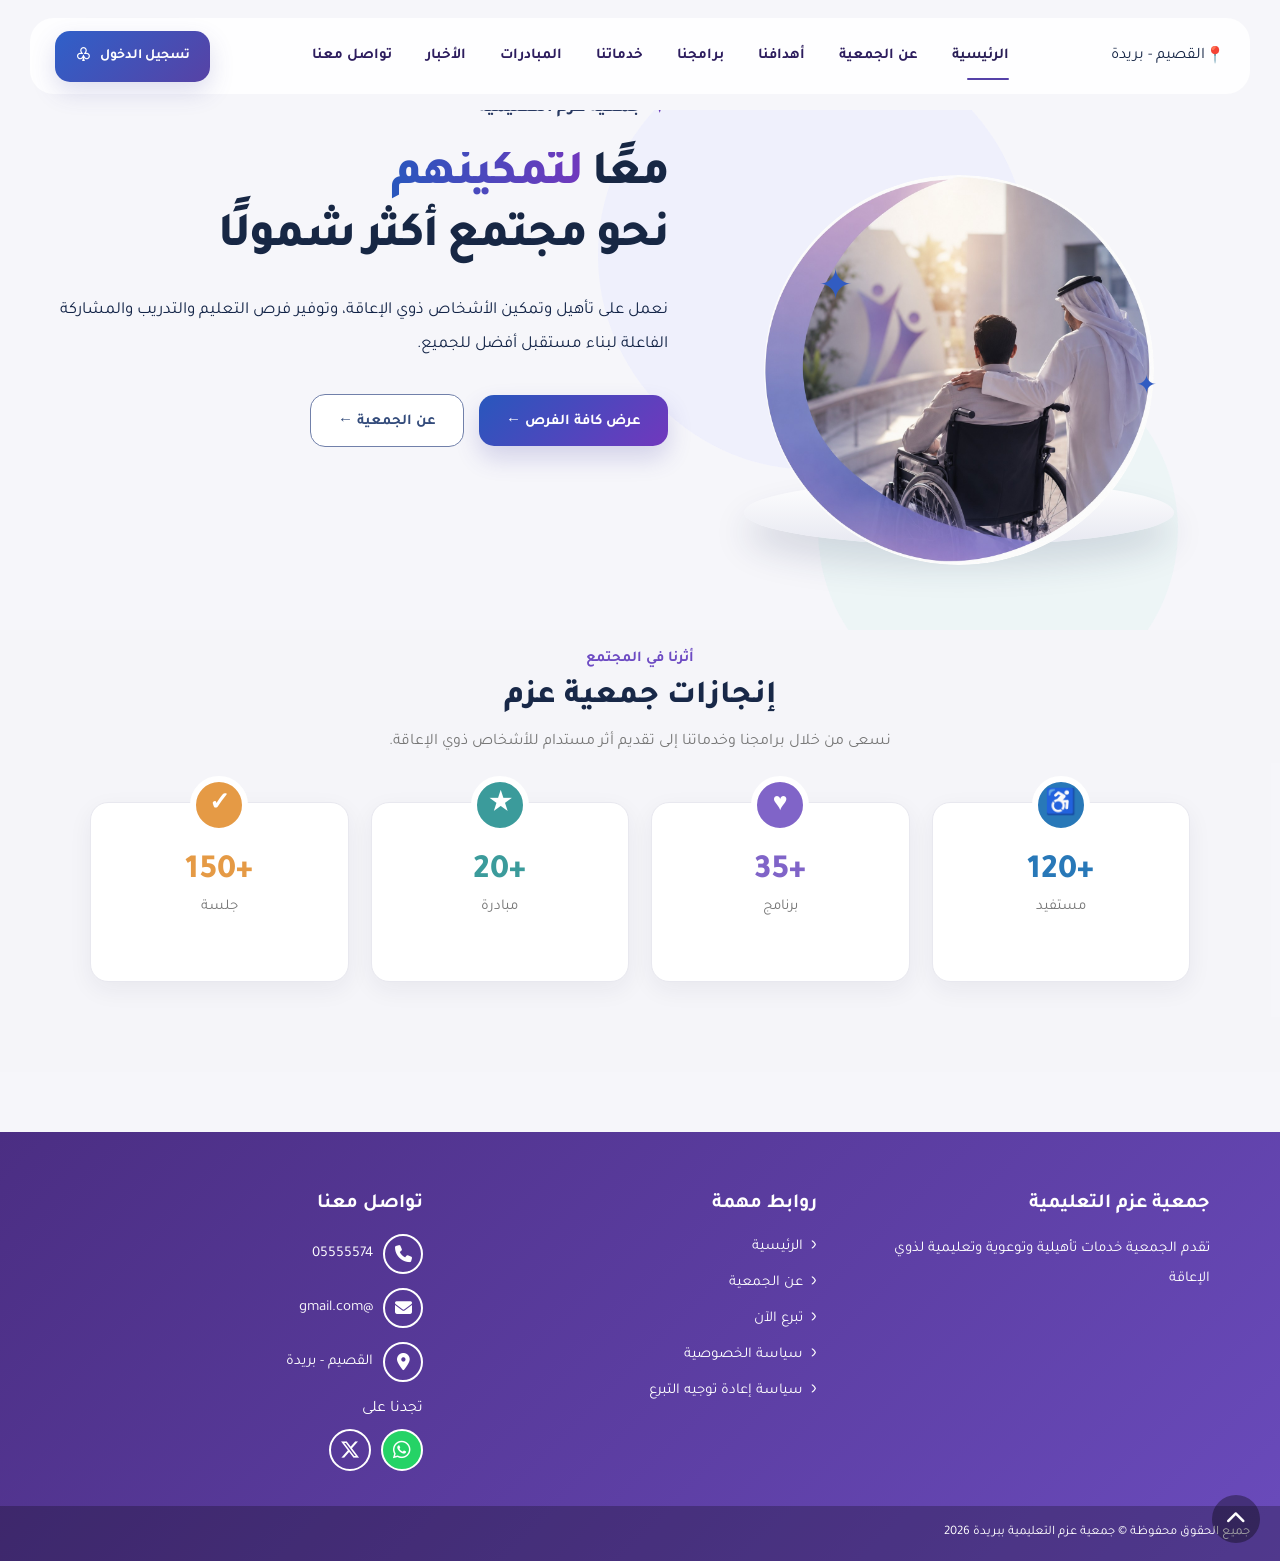
<file: index.html>
<!DOCTYPE html>
<html lang="ar" dir="rtl">

<head>

    <link rel="stylesheet"
      href="https://cdnjs.cloudflare.com/ajax/libs/font-awesome/6.5.0/css/all.min.css">

    <meta charset="UTF-8">

    <meta name="viewport" content="width=device-width, initial-scale=1.0">

    <title>جمعية عزم</title>

    <link rel="preconnect" href="https://fonts.googleapis.com">

    <link rel="preconnect" href="https://fonts.gstatic.com" crossorigin>

    <link href="https://fonts.googleapis.com/css2?family=Cairo:wght@400;500;600;700;800&display=swap" rel="stylesheet">

    <link rel="stylesheet" href="style.css">

</head>


<body>


    <!-- =========================
         الهيدر
    ========================== -->
<header class="navbar">
    
    <div class="nav-container">

 
    <!-- القائمة -->
    <span>📍</span>

        <span>القصيم - بريدة</span>
    <nav class="nav-links">
    <a href="index.html" class="active">

    
        الرئيسية
<a href="about.html"> عن الجمعية

</a>
    <a href="goals.html">
        أهدافنا
    </a>

    <a href="programs.html">
        برامجنا
    </a>

    <a href="services.html">
        خدماتنا
    </a>

    <a href="initiatives.html">
        المبادرات
    </a>

    <a href="news.html">
        الأخبار
    </a>

    <a href="contact.html">
        تواصل معنا
    </a>

</nav>

            <!-- زر التطوع -->
<a href="volunteer.html" class="volunteer-btn">


                <span>
                    تسجيل الدخول
                </span>

                <span class="btn-icon">
                    ♧
                </span>

            </a>


            <!-- الشعار -->



        </div>

    </header>
<!-- =========================
     الواجهة الرئيسية
========================= -->

<section class="hero">
  
    <!-- الجانب البصري -->
    <div class="hero-visual">

        <div class="hero-image">
    <img src="images/hero-circle.jpg" alt="دعم وتمكين الأشخاص ذوي الإعاقة">
</div>


        <div class="hero-circle circle-one"></div>
        <div class="hero-circle circle-two"></div>

        <div class="arch arch-blue"></div>
        <div class="arch arch-purple"></div>

        <div class="hero-platform"></div>

        <div class="hero-star star-one">✦</div>
        <div class="hero-star star-two">✦</div>

    </div>
    <div class = "hero-content">
        <div class="organization-name">
        <span>✦</span>
        جمعية عزم التعليمية
    </div>

    <h1>
        معًا <span>لتمكينهم</span>
        <br>
        نحو مجتمع أكثر شمولًا
    </h1>

    <p>
        نعمل على تأهيل وتمكين الأشخاص ذوي الإعاقة،
        وتوفير فرص التعليم والتدريب والمشاركة الفاعلة لبناء مستقبل أفضل للجميع.
    </p>

    <div class="hero-buttons">
        <a href="programs.html" class="primary-btn">
عرض كافة الفرص ←
        </a>

        <a href="about.html" class="secondary-btn">
            عن الجمعية ←
        </a>
    </div>

</div>
    
    </section>

    <section class="stats-section">

    <div class="stats-title">
        <span>أثرنا في المجتمع</span>
        <h2>إنجازات جمعية عزم</h2>
        <p>نسعى من خلال برامجنا وخدماتنا إلى تقديم أثر مستدام للأشخاص ذوي الإعاقة.</p>
    </div>

    <div class="stats-container">

        <div class="stat-card stat-blue">
            <div class="stat-icon">♿</div>
            <div class="stat-number">+120</div>
            <div class="stat-label">مستفيد</div>
        </div>

        <div class="stat-card stat-purple">
            <div class="stat-icon">♥</div>
            <div class="stat-number">+35</div>
            <div class="stat-label">برنامج</div>
        </div>

        <div class="stat-card stat-teal">
            <div class="stat-icon">★</div>
            <div class="stat-number">+20</div>
            <div class="stat-label">مبادرة</div>
        </div>

        <div class="stat-card stat-orange">
            <div class="stat-icon">✓</div>
            <div class="stat-number">+150</div>
            <div class="stat-label">جلسة</div>
        </div>

    </div>

</section>

<script src="script.js"></script>

<!-- Footer -->
<footer class="site-footer">

    <div class="footer-container">

        <!-- معلومات الجمعية -->
        <div class="footer-col footer-about">
            <h3>جمعية عزم التعليمية </h3>
            <p>
               
             تقدم الجمعية خدمات تأهيلية وتوعوية وتعليمية
             لذوي الإعاقة
            </p>
        </div>

        <!-- روابط مهمة -->
        <div class="footer-col footer-links">
            <h3>روابط مهمة</h3>

            <ul>
                <li><a href="index.html">الرئيسية</a></li>
                <li><a href="about.html">عن الجمعية</a></li>
                <li><a href="#">تبرع الآن</a></li>
                <li><a href="#">سياسة الخصوصية</a></li>
                <li><a href="#">سياسة إعادة توجيه التبرع</a></li>
            </ul>
        </div>

        <!-- تواصل معنا -->
        <div class="footer-col footer-contact">
            <h3>تواصل معنا</h3>

            <div class="contact-item">
                <i class="fa-solid fa-phone"></i>
                <span>05555574</span>
            </div>

            <div class="contact-item">
                <i class="fa-solid fa-envelope"></i>
                <span><azm-azm></azm-azm>@gmail.com</span>
            </div>

            <div class="contact-item">
                <i class="fa-solid fa-location-dot"></i>
                <span>القصيم - بريدة   </span>
            </div>

            <div class="social-icons">
                <span>تجدنا على</span>

                <div>
                    <a href="https://wa.me/96656661118"
                       target="_blank"
                       class="whatsapp">
                        <i class="fa-brands fa-whatsapp"></i>
                    </a>

                    <a href="#"
                       target="_blank"
                       class="x-twitter">
                        <i class="fa-brands fa-x-twitter"></i>
                    </a>
                </div>
            </div>
        </div>

    </div>

    <!-- أسفل الفوتر -->
    <div class="footer-bottom">

        <div class="copyright">
            جميع الحقوق محفوظة © جمعية عزم التعليمية  ببريدة 2026
        </div>

    </div>

    <!-- زر العودة للأعلى -->
    <button class="to-top"
            onclick="window.scrollTo({top: 0, behavior: 'smooth'})">
        <i class="fa-solid fa-chevron-up"></i>
    </button>

</footer>

</body>

</html>
</file>
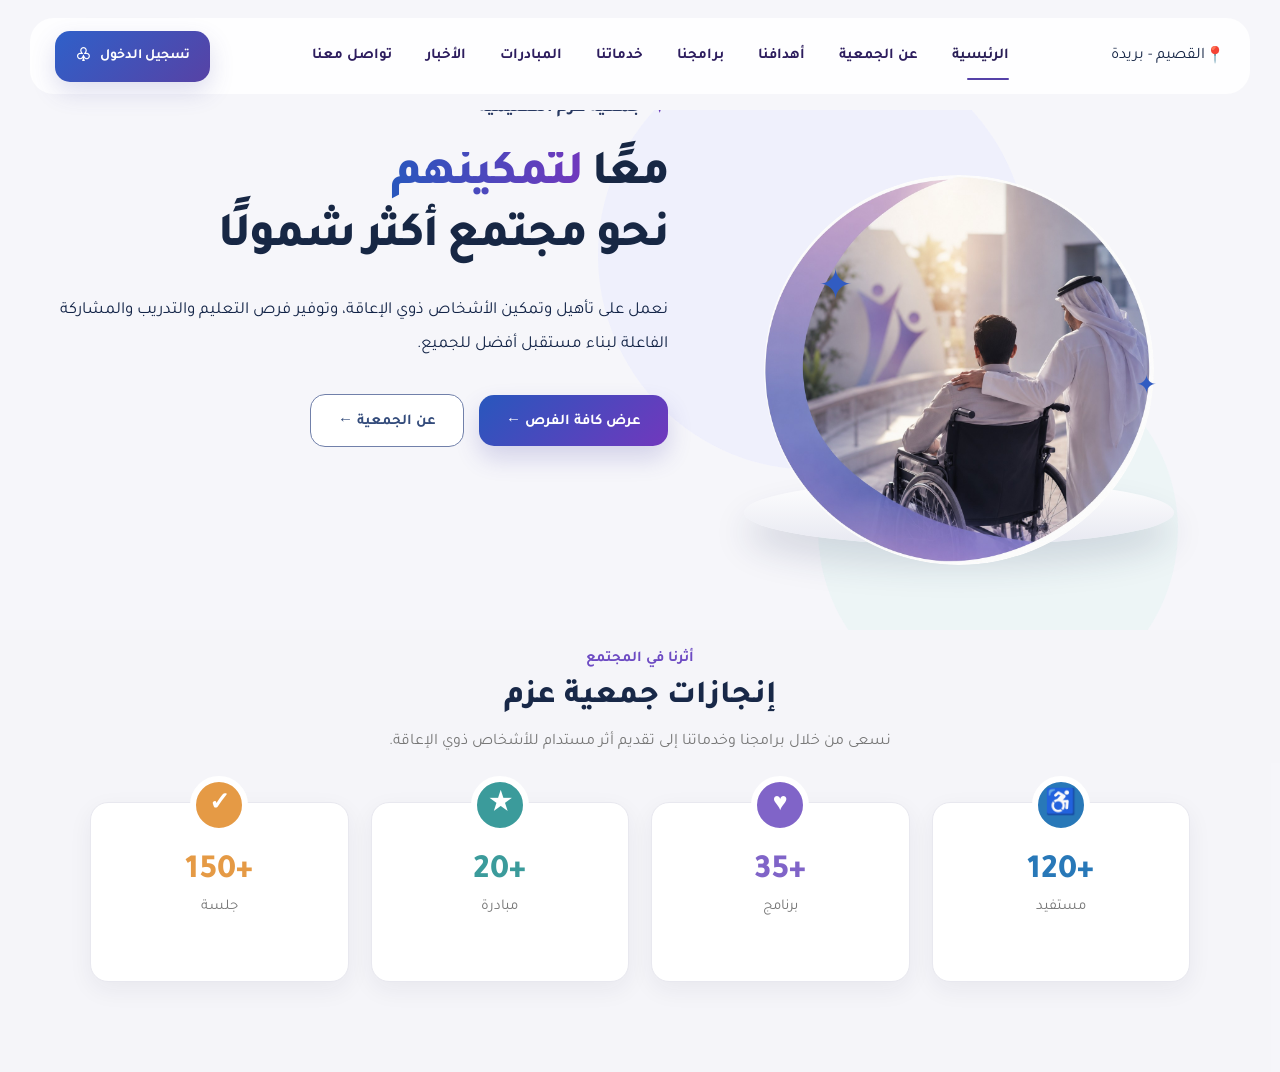
<file: azm-website/index.html>
<!DOCTYPE html>
<html lang="ar" dir="rtl">

<head>

    <meta charset="UTF-8">

    <meta name="viewport" content="width=device-width, initial-scale=1.0">

    <title>جمعية عزم</title>

    <link rel="preconnect" href="https://fonts.googleapis.com">

    <link rel="preconnect" href="https://fonts.gstatic.com" crossorigin>

    <link href="https://fonts.googleapis.com/css2?family=Cairo:wght@400;500;600;700;800&display=swap" rel="stylesheet">

    <link rel="stylesheet" href="style.css">

</head>


<body>


    <!-- =========================
         الهيدر
    ========================== -->
<header class="navbar">
    
    <div class="nav-container">

 
    <!-- القائمة -->
    <span>📍</span>

        <span>القصيم - بريدة</span>
    <nav class="nav-links">
    <a href="index.html" class="active">

    
        الرئيسية
<a href="about.html"> عن الجمعية

</a>
    <a href="goals.html">
        أهدافنا
    </a>

    <a href="programs.html">
        برامجنا
    </a>

    <a href="services.html">
        خدماتنا
    </a>

    <a href="initiatives.html">
        المبادرات
    </a>

    <a href="news.html">
        الأخبار
    </a>

    <a href="contact.html">
        تواصل معنا
    </a>

</nav>

            <!-- زر التطوع -->
<a href="volunteer.html" class="volunteer-btn">


                <span>
                    تسجيل الدخول
                </span>

                <span class="btn-icon">
                    ♧
                </span>

            </a>


            <!-- الشعار -->



        </div>

    </header>
<!-- =========================
     الواجهة الرئيسية
========================= -->

<section class="hero">
  
    <!-- الجانب البصري -->
    <div class="hero-visual">

        <div class="hero-image">
    <img src="images/hero-circle.jpg" alt="دعم وتمكين الأشخاص ذوي الإعاقة">
</div>


        <div class="hero-circle circle-one"></div>
        <div class="hero-circle circle-two"></div>

        <div class="arch arch-blue"></div>
        <div class="arch arch-purple"></div>

        <div class="hero-platform"></div>

        <div class="hero-star star-one">✦</div>
        <div class="hero-star star-two">✦</div>

    </div>
    <div class = "hero-content">
        <div class="organization-name">
        <span>✦</span>
        جمعية عزم التعليمية
    </div>

    <h1>
        معًا <span>لتمكينهم</span>
        <br>
        نحو مجتمع أكثر شمولًا
    </h1>

    <p>
        نعمل على تأهيل وتمكين الأشخاص ذوي الإعاقة،
        وتوفير فرص التعليم والتدريب والمشاركة الفاعلة لبناء مستقبل أفضل للجميع.
    </p>

    <div class="hero-buttons">
        <a href="programs.html" class="primary-btn">
عرض كافة الفرص ←
        </a>

        <a href="about.html" class="secondary-btn">
            عن الجمعية ←
        </a>
    </div>

</div>
    
    </section>

    <section class="stats-section">

    <div class="stats-title">
        <span>أثرنا في المجتمع</span>
        <h2>إنجازات جمعية عزم</h2>
        <p>نسعى من خلال برامجنا وخدماتنا إلى تقديم أثر مستدام للأشخاص ذوي الإعاقة.</p>
    </div>

    <div class="stats-container">

        <div class="stat-card stat-blue">
            <div class="stat-icon">♿</div>
            <div class="stat-number">+120</div>
            <div class="stat-label">مستفيد</div>
        </div>

        <div class="stat-card stat-purple">
            <div class="stat-icon">♥</div>
            <div class="stat-number">+35</div>
            <div class="stat-label">برنامج</div>
        </div>

        <div class="stat-card stat-teal">
            <div class="stat-icon">★</div>
            <div class="stat-number">+20</div>
            <div class="stat-label">مبادرة</div>
        </div>

        <div class="stat-card stat-orange">
            <div class="stat-icon">✓</div>
            <div class="stat-number">+150</div>
            <div class="stat-label">جلسة</div>
        </div>

    </div>

</section>

<script src="script.js"></script>
</body>

</html>
</file>
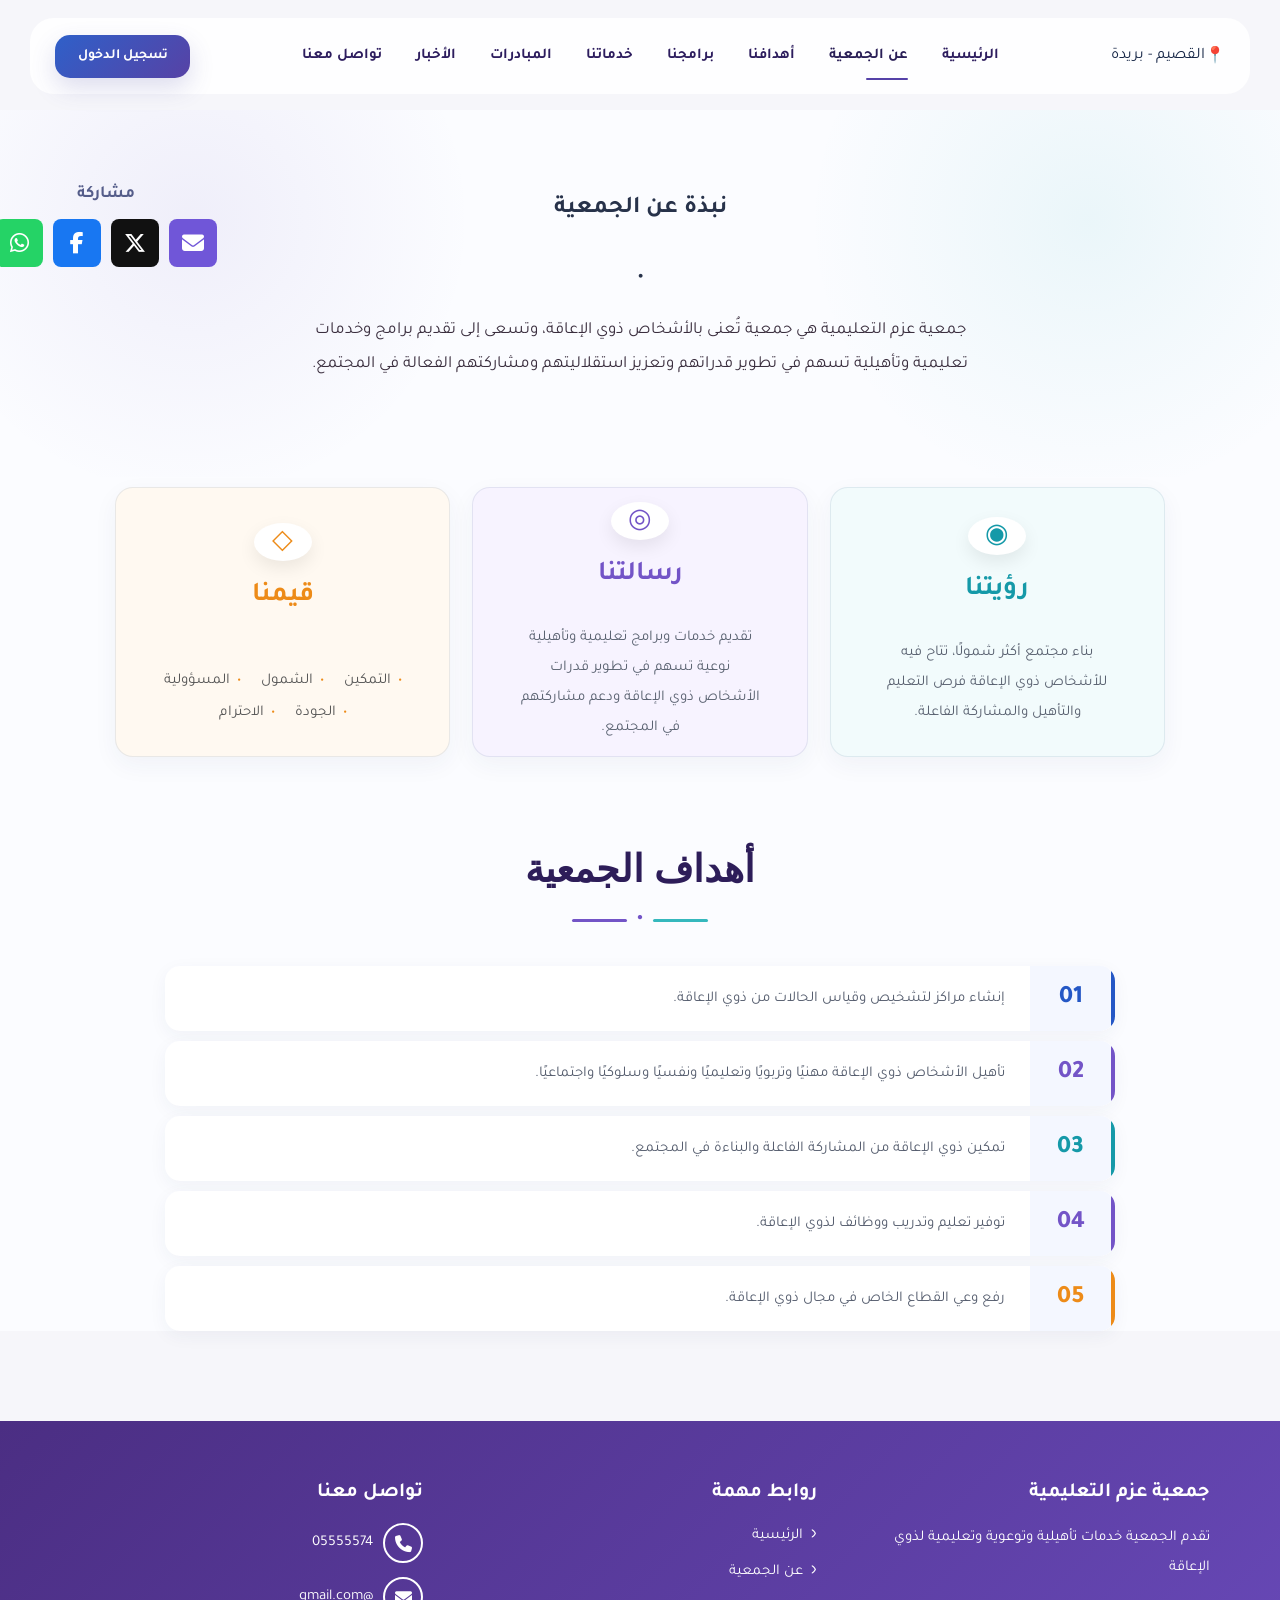
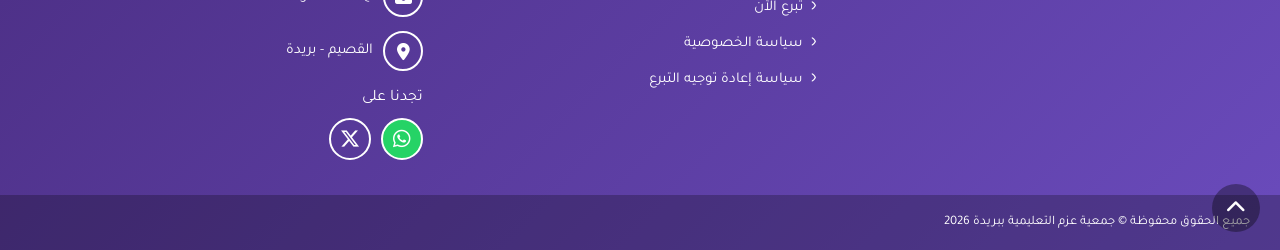
<file: about.html>
<link rel="stylesheet" href="style.css">

<!DOCTYPE html>
<html lang="ar" dir="rtl">
<head>
    <meta charset="UTF-8">
    <meta name="viewport" content="width=device-width, initial-scale=1.0">
    <title>نبذة عن الجمعية | جمعية عزم التعليمية</title>

    <link rel="stylesheet" href="style.css">
    <link rel="stylesheet"
      href="https://cdnjs.cloudflare.com/ajax/libs/font-awesome/6.5.0/css/all.min.css">
   
 <link rel="stylesheet" href="https://cdnjs.cloudflare.com/ajax/libs/font-awesome/6.5.2/css/all.min.css">
</head>

<body>

    <!-- HEADER -->
    <header class="navbar">
        <div class="nav-container">
            <span>📍</span>

        <span>القصيم - بريدة</span>

            <nav class="nav-links">

                <a href="index.html">الرئيسية</a>

                <a href="about.html" class="active">عن الجمعية</a>

                <a href="goals.html">أهدافنا</a>

                <a href="programs.html">برامجنا</a>

                <a href="services.html">خدماتنا</a>

                <a href="initiatives.html">المبادرات</a>

                <a href="news.html">الأخبار</a>

                <a href="contact.html">تواصل معنا</a>

            </nav>

            <a href="volunteer.html" class="volunteer-btn">
                تسجيل الدخول 
            </a>

        </div>
    </header>


    <!-- ABOUT INTRO -->
    <main class="about-page">

        <section class="about-hero">

            <div class="about-decoration"></div>
            

            <div class="about-content">

                <h1>نبذة عن الجمعية</h1>

                <div class="about-divider">
</div>
                    <span></span>
                    <b>•</b>
                    <span></span>
                      <div class="about-logo">

                </div>

                <p>
                    جمعية عزم التعليمية هي جمعية تُعنى بالأشخاص ذوي الإعاقة،
                    وتسعى إلى تقديم برامج وخدمات تعليمية وتأهيلية تسهم في تطوير
                    قدراتهم وتعزيز استقلاليتهم ومشاركتهم الفعالة في المجتمع.
                </p>

                <div class="about-share">
    <span>مشاركة</span>

    <div class="share-icons">
        <a href="#" class="share-whatsapp" aria-label="واتساب">
            <i class="fa-brands fa-whatsapp"></i>
        </a>

        <a href="#" class="share-facebook" aria-label="فيسبوك">
            <i class="fa-brands fa-facebook-f"></i>
        </a>

        <a href="#" class="share-x" aria-label="X">
            <i class="fa-brands fa-x-twitter"></i>
        </a>

        <a href="#" class="share-email" aria-label="البريد الإلكتروني">
            <i class="fa-solid fa-envelope"></i>
        </a>
    </div>
</div>


            </div>

        </section>


        <!-- VISION / MISSION / VALUES -->
        <section class="about-cards">

            <div class="info-card vision-card">

                <div class="card-icon">◉</div>

                <h2>رؤيتنا</h2>

                <div class="card-line"></div>

                <p>
                    بناء مجتمع أكثر شمولًا، تتاح فيه للأشخاص ذوي الإعاقة
                    فرص التعليم والتأهيل والمشاركة الفاعلة.
                </p>

            </div>


            <div class="info-card mission-card">

                <div class="card-icon">◎</div>

                <h2>رسالتنا</h2>

                <div class="card-line"></div>

                <p>
                    تقديم خدمات وبرامج تعليمية وتأهيلية نوعية تسهم في تطوير
                    قدرات الأشخاص ذوي الإعاقة ودعم مشاركتهم في المجتمع.
                </p>

            </div>


            <div class="info-card values-card">

                <div class="card-icon">◇</div>

                <h2>قيمنا</h2>

                <div class="card-line"></div>

                <div class="values-list">
                    <span>التمكين</span>
                    <span>الشمول</span>
                    <span>المسؤولية</span>
                    <span>الجودة</span>
                    <span>الاحترام</span>
                </div>

            </div>

        </section>


        <!-- GOALS -->
        <section class="about-goals">

<h2>
أهداف الجمعية
</h2>                
            

            <div class="about-divider">
                <span></span>
                <b>•</b>
                <span></span>
            </div>


            <div class="goals-list">

                <div class="goal-item">
                    <span class="goal-number">01</span>
                    <p>إنشاء مراكز لتشخيص وقياس الحالات من ذوي الإعاقة.</p>
                </div>

                <div class="goal-item">
                    <span class="goal-number">02</span>
                    <p>تأهيل الأشخاص ذوي الإعاقة مهنيًا وتربويًا وتعليميًا ونفسيًا وسلوكيًا واجتماعيًا.</p>
                </div>

                <div class="goal-item">
                    <span class="goal-number">03</span>
                    <p>تمكين ذوي الإعاقة من المشاركة الفاعلة والبناءة في المجتمع.</p>
                </div>

                <div class="goal-item">
                    <span class="goal-number">04</span>
                    <p>توفير تعليم وتدريب ووظائف لذوي الإعاقة.</p>
                </div>

                <div class="goal-item">
                    <span class="goal-number">05</span>
                    <p>رفع وعي القطاع الخاص في مجال ذوي الإعاقة.</p>
                </div>

            </div>

        </section>


        <!-- FINAL BANNER -->


    </main>


    <script src="script.js"></script>

    <!-- Footer -->
<footer class="site-footer">

    <div class="footer-container">

        <!-- معلومات الجمعية -->
        <div class="footer-col footer-about">
            <h3>جمعية عزم التعليمية </h3>
            <p>
               
             تقدم الجمعية خدمات تأهيلية وتوعوية وتعليمية
             لذوي الإعاقة
            </p>
        </div>

        <!-- روابط مهمة -->
        <div class="footer-col footer-links">
            <h3>روابط مهمة</h3>

            <ul>
                <li><a href="index.html">الرئيسية</a></li>
                <li><a href="about.html">عن الجمعية</a></li>
                <li><a href="#">تبرع الآن</a></li>
                <li><a href="#">سياسة الخصوصية</a></li>
                <li><a href="#">سياسة إعادة توجيه التبرع</a></li>
            </ul>
        </div>

        <!-- تواصل معنا -->
        <div class="footer-col footer-contact">
            <h3>تواصل معنا</h3>

            <div class="contact-item">
                <i class="fa-solid fa-phone"></i>
                <span>05555574</span>
            </div>

            <div class="contact-item">
                <i class="fa-solid fa-envelope"></i>
                <span><azm-azm></azm-azm>@gmail.com</span>
            </div>

            <div class="contact-item">
                <i class="fa-solid fa-location-dot"></i>
                <span>القصيم - بريدة   </span>
            </div>

            <div class="social-icons">
                <span>تجدنا على</span>

                <div>
                    <a href="https://wa.me/96656661118"
                       target="_blank"
                       class="whatsapp">
                        <i class="fa-brands fa-whatsapp"></i>
                    </a>

                    <a href="#"
                       target="_blank"
                       class="x-twitter">
                        <i class="fa-brands fa-x-twitter"></i>
                    </a>
                </div>
            </div>
        </div>

    </div>

    <!-- أسفل الفوتر -->
    <div class="footer-bottom">

        <div class="copyright">
            جميع الحقوق محفوظة © جمعية عزم التعليمية  ببريدة 2026
        </div>

    </div>

    <!-- زر العودة للأعلى -->
    <button class="to-top"
            onclick="window.scrollTo({top: 0, behavior: 'smooth'})">
        <i class="fa-solid fa-chevron-up"></i>
    </button>

</footer>

</body>
</html>
</file>
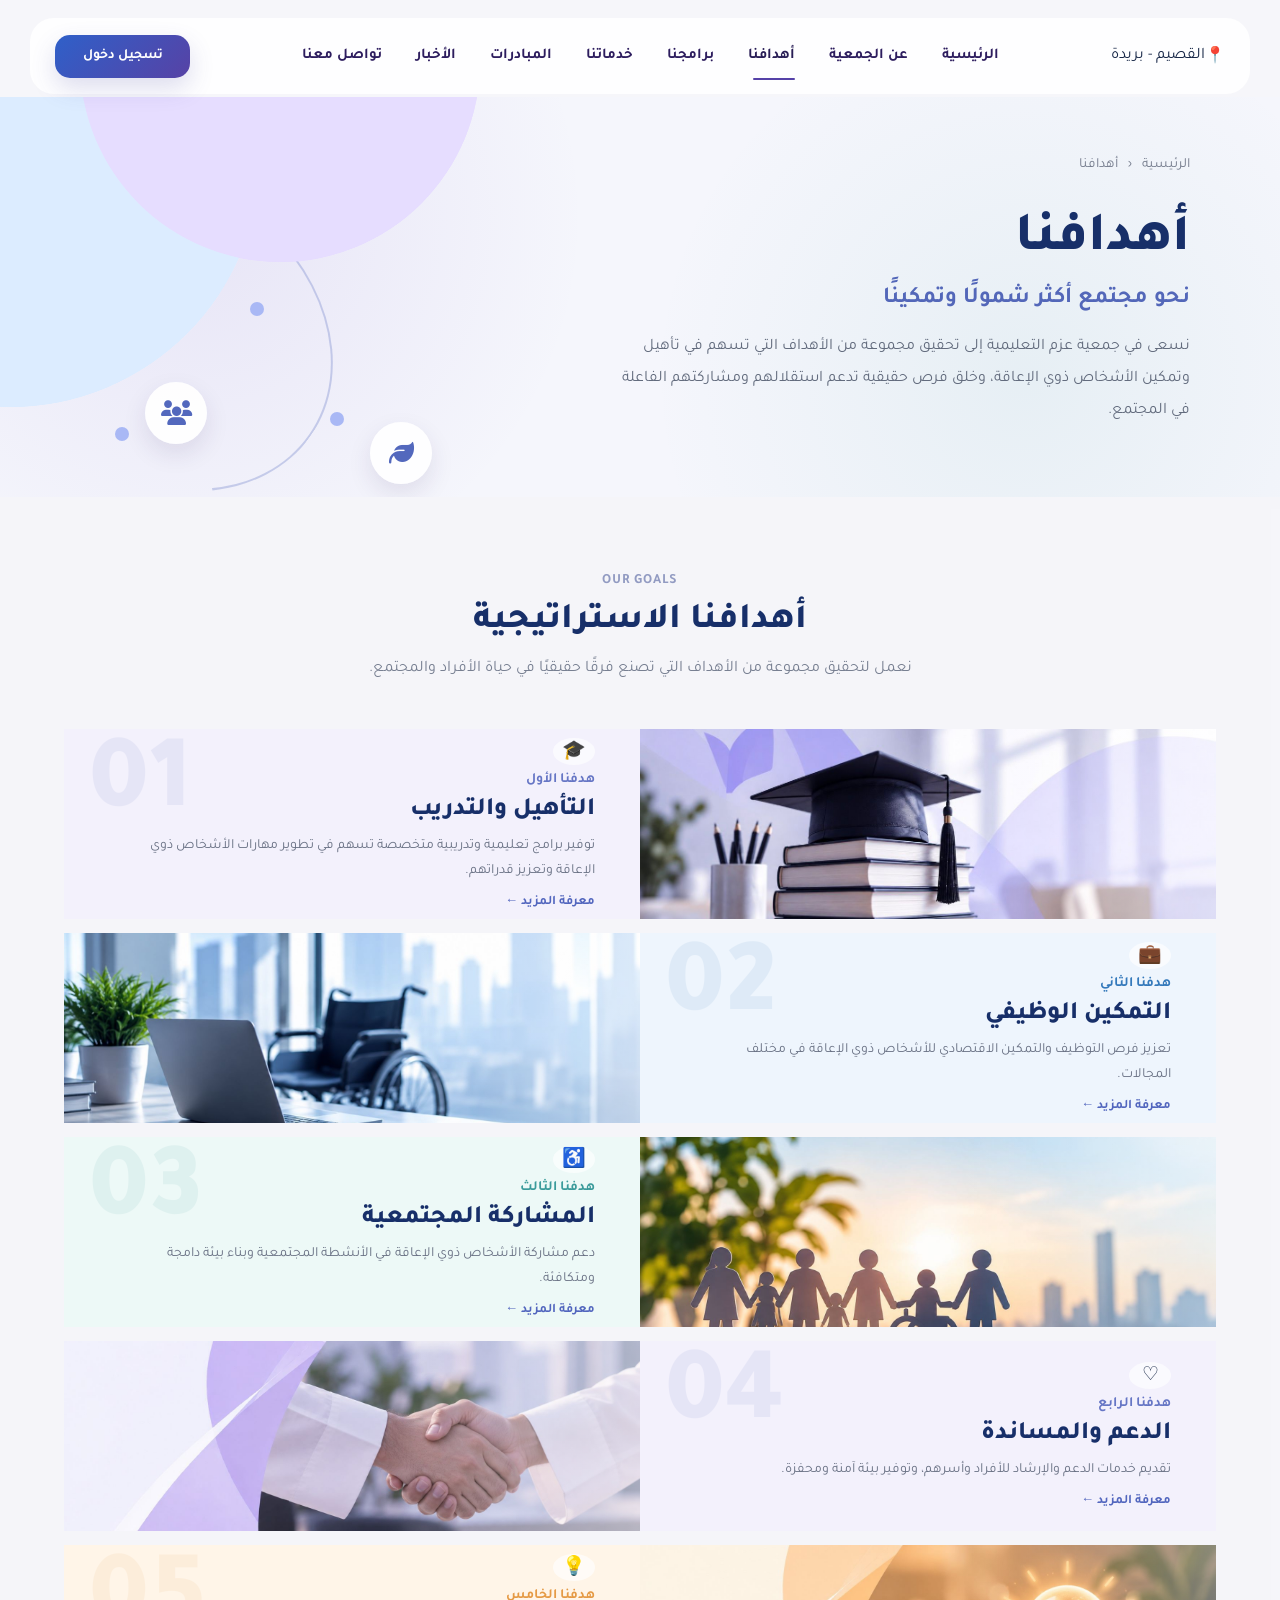
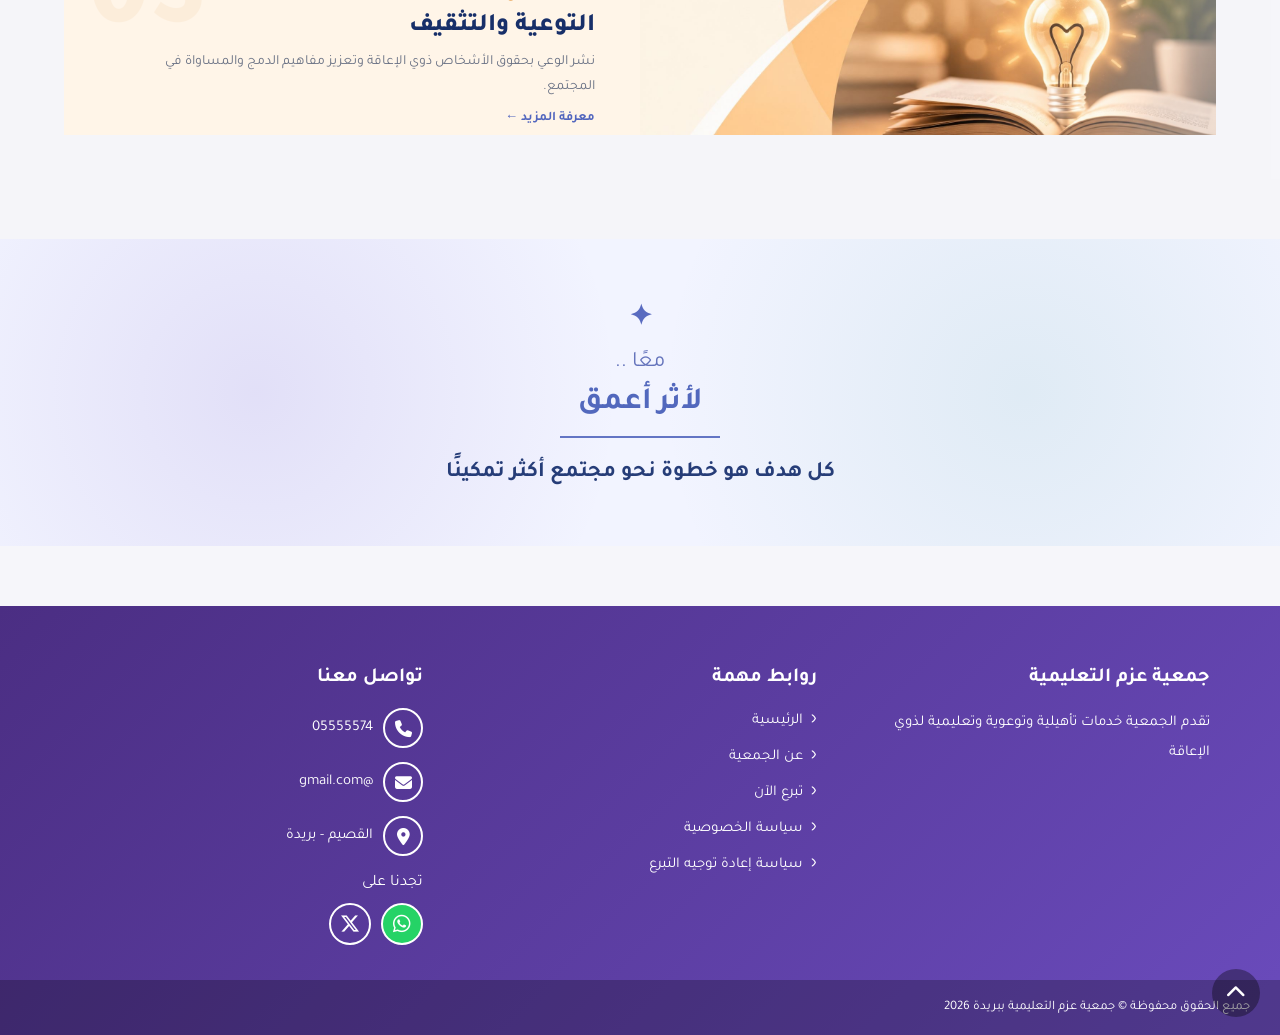
<file: goals.html>
<!DOCTYPE html>
<html lang="ar" dir="rtl">

<head>
    <meta charset="UTF-8">
    <meta name="viewport" content="width=device-width, initial-scale=1.0">

    <title>أهدافنا | جمعية عزم التعليمية</title>

    <link rel="stylesheet" href="style.css">

    <link rel="stylesheet"
      href="https://cdnjs.cloudflare.com/ajax/libs/font-awesome/6.5.0/css/all.min.css">
    <link rel="stylesheet" href="https://cdnjs.cloudflare.com/ajax/libs/font-awesome/6.5.2/css/all.min.css">
</head>

<body>

    <!-- =========================
         HEADER
    ========================== -->

    <header class="navbar">

        <div class="nav-container">
            <span>📍</span>

        <span>القصيم - بريدة</span>

            <nav class="nav-links">

                <a href="index.html">الرئيسية</a>

                <a href="about.html">عن الجمعية</a>

                <a href="goals.html" class="active">أهدافنا</a>

                <a href="programs.html">برامجنا</a>

                <a href="services.html">خدماتنا</a>

                <a href="initiatives.html">المبادرات</a>

                <a href="news.html">الأخبار</a>

                <a href="contact.html">تواصل معنا</a>

            </nav>

            <a href="#" class="volunteer-btn">
                تسجيل دخول
            </a>

        </div>

    </header>


    <!-- =========================
         HERO
    ========================== -->

    <section class="goals-hero">

        <div class="goals-hero-content">

            <div class="breadcrumb">
                <a href="index.html">الرئيسية</a>
                <span>‹</span>
                <span>أهدافنا</span>
            </div>

            <h1>أهدافنا</h1>

            <h2>نحو مجتمع أكثر شمولًا وتمكينًا</h2>

            <p>
                نسعى في جمعية عزم التعليمية إلى تحقيق مجموعة من الأهداف التي
                تسهم في تأهيل وتمكين الأشخاص ذوي الإعاقة، وخلق فرص حقيقية
                تدعم استقلالهم ومشاركتهم الفاعلة في المجتمع.
            </p>


        </div>


        <div class="goals-hero-art">

        
    
<div class="goals-hero-art">

    <!-- الدوائر الموجودة -->
    <div class="hero-art-shape shape-a"></div>
    <div class="hero-art-shape shape-b"></div>

    <!-- الخط المنحني -->
    <div class="hero-orbit"></div>

    <!-- الأيقونات -->
    <div class="floating-icon icon-heart">
        <i class="fa-solid fa-heart"></i>
    </div>

    <div class="floating-icon icon-users">
        <i class="fa-solid fa-users"></i>
    </div>

    <div class="floating-icon icon-leaf">
        <i class="fa-solid fa-leaf"></i>
    </div>

    <!-- النقاط -->
    <span class="orbit-dot dot-1"></span>
    <span class="orbit-dot dot-2"></span>
    <span class="orbit-dot dot-3"></span>

</div>
    <div class="goals-hero-art">

    <div class="hero-art-shape shape-a"></div>
    <div class="hero-art-shape shape-b"></div>

   


</div>
</div>

        
            </div>

        </div>

    </section>


    <!-- =========================
         عنوان الأهداف
    ========================== -->

    <section class="goals-section">

        <div class="goals-title">

            <span>OUR GOALS</span>

            <h2>أهدافنا الاستراتيجية</h2>

            <p>
                نعمل لتحقيق مجموعة من الأهداف التي تصنع فرقًا حقيقيًا
                في حياة الأفراد والمجتمع.
            </p>

        </div>


        <!-- الهدف 01 -->

        <div class="goal-row goal-row-purple">

            <div class="goal-photo">
                <img src="images/goal1.jpg" alt="التأهيل والتدريب">
            </div>

            <div class="goal-text">


                <div class="goal-big-number">01</div>

            <div class="goal-icon">🎓</div>

                <span class="goal-label">هدفنا الأول</span>

                <h3>التأهيل والتدريب</h3>

                <p>
                    توفير برامج تعليمية وتدريبية متخصصة تسهم في تطوير
                    مهارات الأشخاص ذوي الإعاقة وتعزيز قدراتهم.
                </p>

                <a href="#">معرفة المزيد ←</a>

            </div>

        </div>


        <!-- الهدف 02 -->

        <div class="goal-row goal-row-blue">

            <div class="goal-text">

                <div class="goal-big-number">02</div>
                <div class="goal-icon">💼</div>

                <span class="goal-label">هدفنا الثاني</span>

                <h3>التمكين الوظيفي</h3>

                <p>
                    تعزيز فرص التوظيف والتمكين الاقتصادي للأشخاص ذوي
                    الإعاقة في مختلف المجالات.
                </p>

                <a href="#">معرفة المزيد ←</a>

            </div>

            <div class="goal-photo">
                <img src="images/goal2.jpg" alt="التمكين الوظيفي">
            </div>

        </div>


        <!-- الهدف 03 -->

        <div class="goal-row goal-row-teal">

            <div class="goal-photo">
                <img src="images/goal3.jpg" alt="المشاركة المجتمعية">
            </div>

            <div class="goal-text">

                <div class="goal-big-number">03</div>
                <div class="goal-icon">♿</div>

                <span class="goal-label">هدفنا الثالث</span>

                <h3>المشاركة المجتمعية</h3>

                <p>
                    دعم مشاركة الأشخاص ذوي الإعاقة في الأنشطة المجتمعية
                    وبناء بيئة دامجة ومتكافئة.
                </p>

                <a href="#">معرفة المزيد ←</a>

            </div>

        </div>


        <!-- الهدف 04 -->

        <div class="goal-row goal-row-purple">

            <div class="goal-text">

                <div class="goal-big-number">04</div>
<div class="goal-icon">♡</div>
                <span class="goal-label">هدفنا الرابع</span>

                <h3>الدعم والمساندة</h3>

                <p>
                    تقديم خدمات الدعم والإرشاد للأفراد وأسرهم، وتوفير
                    بيئة آمنة ومحفزة.
                </p>

                <a href="#">معرفة المزيد ←</a>

            </div>

            <div class="goal-photo">
                <img src="images/goal4.jpg" alt="الدعم والمساندة">
            </div>

        </div>


        <!-- الهدف 05 -->

        <div class="goal-row goal-row-orange">

            <div class="goal-photo">
                <img src="images/goal-5.jpg" alt="التوعية والتثقيف">
            </div>

            <div class="goal-text">

                <div class="goal-big-number">05</div>
                <div class="goal-icon">💡</div>

                <span class="goal-label">هدفنا الخامس</span>

                <h3>التوعية والتثقيف</h3>

                <p>
                    نشر الوعي بحقوق الأشخاص ذوي الإعاقة وتعزيز مفاهيم
                    الدمج والمساواة في المجتمع.
                </p>

                <a href="#">معرفة المزيد ←</a>

            </div>

        </div>

    </section>


    <!-- =========================
         النهاية
    ========================== -->

    <section class="goals-ending">

        <div class="ending-shape"></div>

        <div class="ending-content">

            <span>✦</span>

            <p>معًا ..</p>

            <h2>لأثر أعمق</h2>

            <div class="ending-line"></div>

            <h3>
                كل هدف هو خطوة نحو مجتمع أكثر تمكينًا
            </h3>

        </div>

    </section>


    <script src="script.js"></script>

<!-- Footer -->
<footer class="site-footer">

    <div class="footer-container">

        <!-- معلومات الجمعية -->
        <div class="footer-col footer-about">
            <h3>جمعية عزم التعليمية </h3>
            <p>
               
             تقدم الجمعية خدمات تأهيلية وتوعوية وتعليمية
             لذوي الإعاقة
            </p>
        </div>

        <!-- روابط مهمة -->
        <div class="footer-col footer-links">
            <h3>روابط مهمة</h3>

            <ul>
                <li><a href="index.html">الرئيسية</a></li>
                <li><a href="about.html">عن الجمعية</a></li>
                <li><a href="#">تبرع الآن</a></li>
                <li><a href="#">سياسة الخصوصية</a></li>
                <li><a href="#">سياسة إعادة توجيه التبرع</a></li>
            </ul>
        </div>

        <!-- تواصل معنا -->
        <div class="footer-col footer-contact">
            <h3>تواصل معنا</h3>

            <div class="contact-item">
                <i class="fa-solid fa-phone"></i>
                <span>05555574</span>
            </div>

            <div class="contact-item">
                <i class="fa-solid fa-envelope"></i>
                <span><azm-azm></azm-azm>@gmail.com</span>
            </div>

            <div class="contact-item">
                <i class="fa-solid fa-location-dot"></i>
                <span>القصيم - بريدة   </span>
            </div>

            <div class="social-icons">
                <span>تجدنا على</span>

                <div>
                    <a href="https://wa.me/96656661118"
                       target="_blank"
                       class="whatsapp">
                        <i class="fa-brands fa-whatsapp"></i>
                    </a>

                    <a href="#"
                       target="_blank"
                       class="x-twitter">
                        <i class="fa-brands fa-x-twitter"></i>
                    </a>
                </div>
            </div>
        </div>

    </div>

    <!-- أسفل الفوتر -->
    <div class="footer-bottom">

        <div class="copyright">
            جميع الحقوق محفوظة © جمعية عزم التعليمية  ببريدة 2026
        </div>

    </div>

    <!-- زر العودة للأعلى -->
    <button class="to-top"
            onclick="window.scrollTo({top: 0, behavior: 'smooth'})">
        <i class="fa-solid fa-chevron-up"></i>
    </button>

</footer>

</body>

</html>
</file>
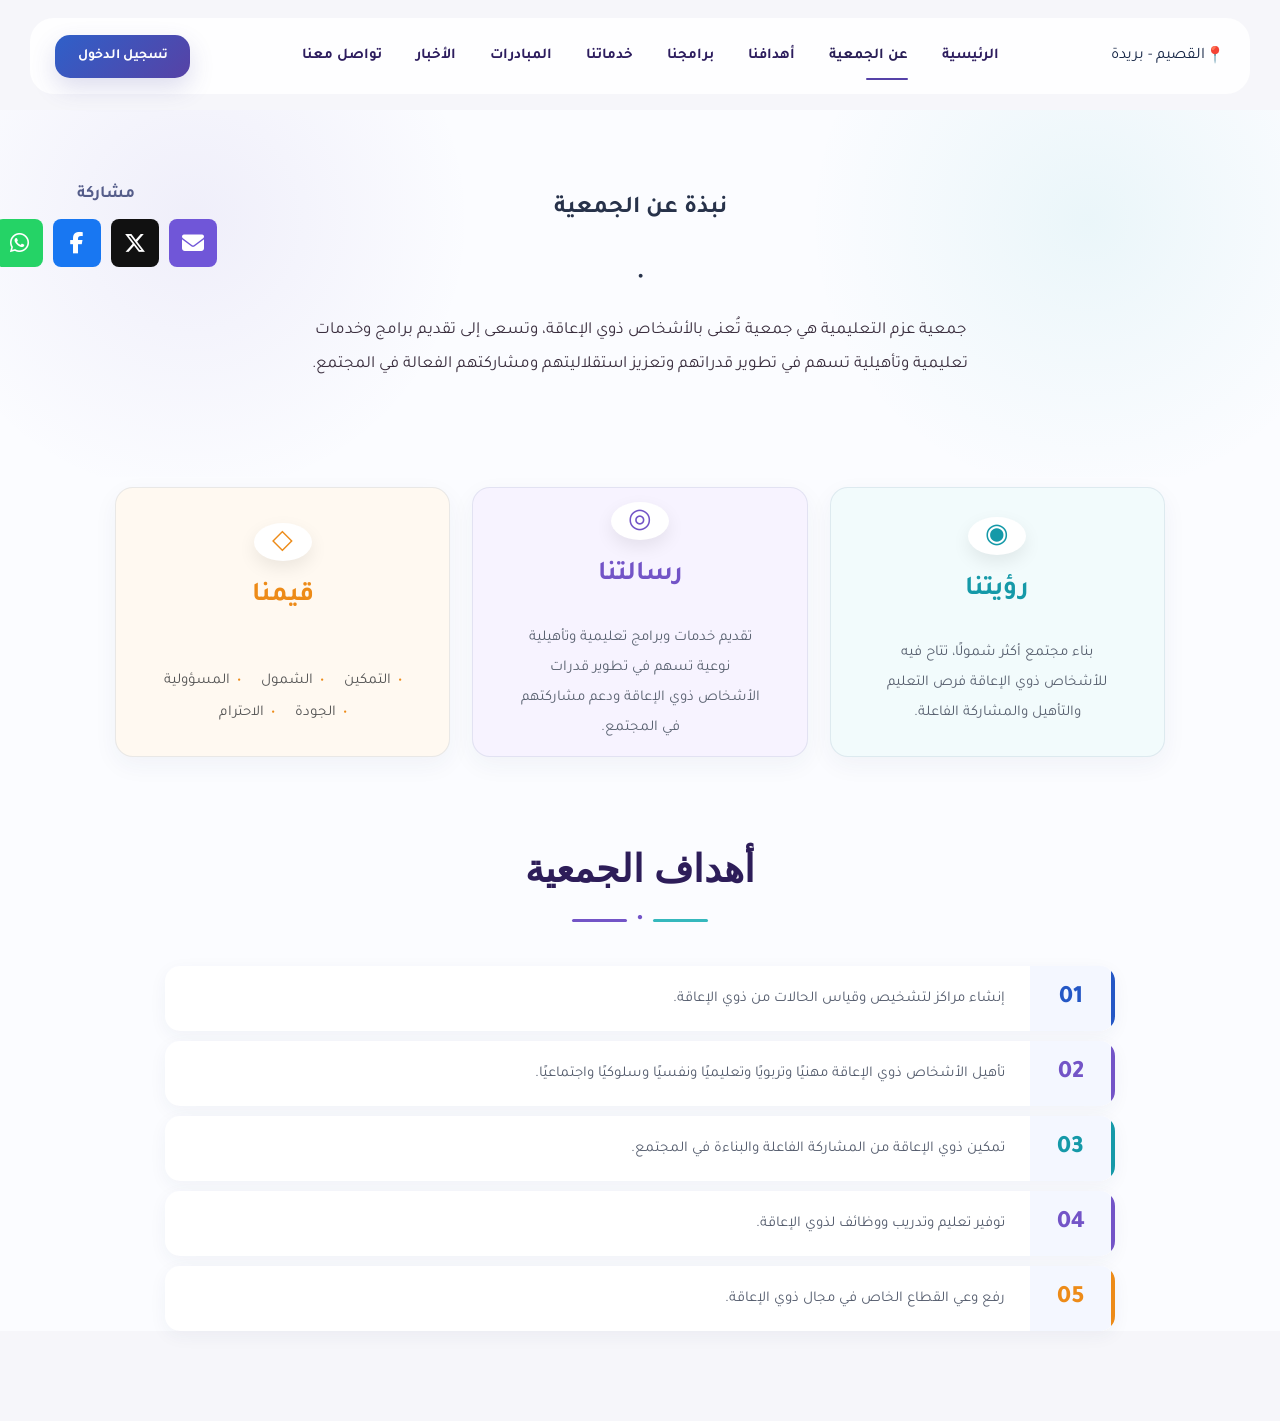
<file: azm-website/about.html>
<link rel="stylesheet" href="style.css">

<!DOCTYPE html>
<html lang="ar" dir="rtl">
<head>
    <meta charset="UTF-8">
    <meta name="viewport" content="width=device-width, initial-scale=1.0">
    <title>نبذة عن الجمعية | جمعية عزم التعليمية</title>

    <link rel="stylesheet" href="style.css">
    <link rel="stylesheet" href="https://cdnjs.cloudflare.com/ajax/libs/font-awesome/6.5.2/css/all.min.css">
</head>

<body>

    <!-- HEADER -->
    <header class="navbar">
        <div class="nav-container">
            <span>📍</span>

        <span>القصيم - بريدة</span>

            <nav class="nav-links">

                <a href="index.html">الرئيسية</a>

                <a href="about.html" class="active">عن الجمعية</a>

                <a href="goals.html">أهدافنا</a>

                <a href="programs.html">برامجنا</a>

                <a href="services.html">خدماتنا</a>

                <a href="initiatives.html">المبادرات</a>

                <a href="news.html">الأخبار</a>

                <a href="contact.html">تواصل معنا</a>

            </nav>

            <a href="volunteer.html" class="volunteer-btn">
                تسجيل الدخول 
            </a>

        </div>
    </header>


    <!-- ABOUT INTRO -->
    <main class="about-page">

        <section class="about-hero">

            <div class="about-decoration"></div>
            

            <div class="about-content">

                <h1>نبذة عن الجمعية</h1>

                <div class="about-divider">
</div>
                    <span></span>
                    <b>•</b>
                    <span></span>
                      <div class="about-logo">

                </div>

                <p>
                    جمعية عزم التعليمية هي جمعية تُعنى بالأشخاص ذوي الإعاقة،
                    وتسعى إلى تقديم برامج وخدمات تعليمية وتأهيلية تسهم في تطوير
                    قدراتهم وتعزيز استقلاليتهم ومشاركتهم الفعالة في المجتمع.
                </p>

                <div class="about-share">
    <span>مشاركة</span>

    <div class="share-icons">
        <a href="#" class="share-whatsapp" aria-label="واتساب">
            <i class="fa-brands fa-whatsapp"></i>
        </a>

        <a href="#" class="share-facebook" aria-label="فيسبوك">
            <i class="fa-brands fa-facebook-f"></i>
        </a>

        <a href="#" class="share-x" aria-label="X">
            <i class="fa-brands fa-x-twitter"></i>
        </a>

        <a href="#" class="share-email" aria-label="البريد الإلكتروني">
            <i class="fa-solid fa-envelope"></i>
        </a>
    </div>
</div>


            </div>

        </section>


        <!-- VISION / MISSION / VALUES -->
        <section class="about-cards">

            <div class="info-card vision-card">

                <div class="card-icon">◉</div>

                <h2>رؤيتنا</h2>

                <div class="card-line"></div>

                <p>
                    بناء مجتمع أكثر شمولًا، تتاح فيه للأشخاص ذوي الإعاقة
                    فرص التعليم والتأهيل والمشاركة الفاعلة.
                </p>

            </div>


            <div class="info-card mission-card">

                <div class="card-icon">◎</div>

                <h2>رسالتنا</h2>

                <div class="card-line"></div>

                <p>
                    تقديم خدمات وبرامج تعليمية وتأهيلية نوعية تسهم في تطوير
                    قدرات الأشخاص ذوي الإعاقة ودعم مشاركتهم في المجتمع.
                </p>

            </div>


            <div class="info-card values-card">

                <div class="card-icon">◇</div>

                <h2>قيمنا</h2>

                <div class="card-line"></div>

                <div class="values-list">
                    <span>التمكين</span>
                    <span>الشمول</span>
                    <span>المسؤولية</span>
                    <span>الجودة</span>
                    <span>الاحترام</span>
                </div>

            </div>

        </section>


        <!-- GOALS -->
        <section class="about-goals">

<h2>
أهداف الجمعية
</h2>                
            

            <div class="about-divider">
                <span></span>
                <b>•</b>
                <span></span>
            </div>


            <div class="goals-list">

                <div class="goal-item">
                    <span class="goal-number">01</span>
                    <p>إنشاء مراكز لتشخيص وقياس الحالات من ذوي الإعاقة.</p>
                </div>

                <div class="goal-item">
                    <span class="goal-number">02</span>
                    <p>تأهيل الأشخاص ذوي الإعاقة مهنيًا وتربويًا وتعليميًا ونفسيًا وسلوكيًا واجتماعيًا.</p>
                </div>

                <div class="goal-item">
                    <span class="goal-number">03</span>
                    <p>تمكين ذوي الإعاقة من المشاركة الفاعلة والبناءة في المجتمع.</p>
                </div>

                <div class="goal-item">
                    <span class="goal-number">04</span>
                    <p>توفير تعليم وتدريب ووظائف لذوي الإعاقة.</p>
                </div>

                <div class="goal-item">
                    <span class="goal-number">05</span>
                    <p>رفع وعي القطاع الخاص في مجال ذوي الإعاقة.</p>
                </div>

            </div>

        </section>


        <!-- FINAL BANNER -->


    </main>


    <script src="script.js"></script>

</body>
</html>
</file>
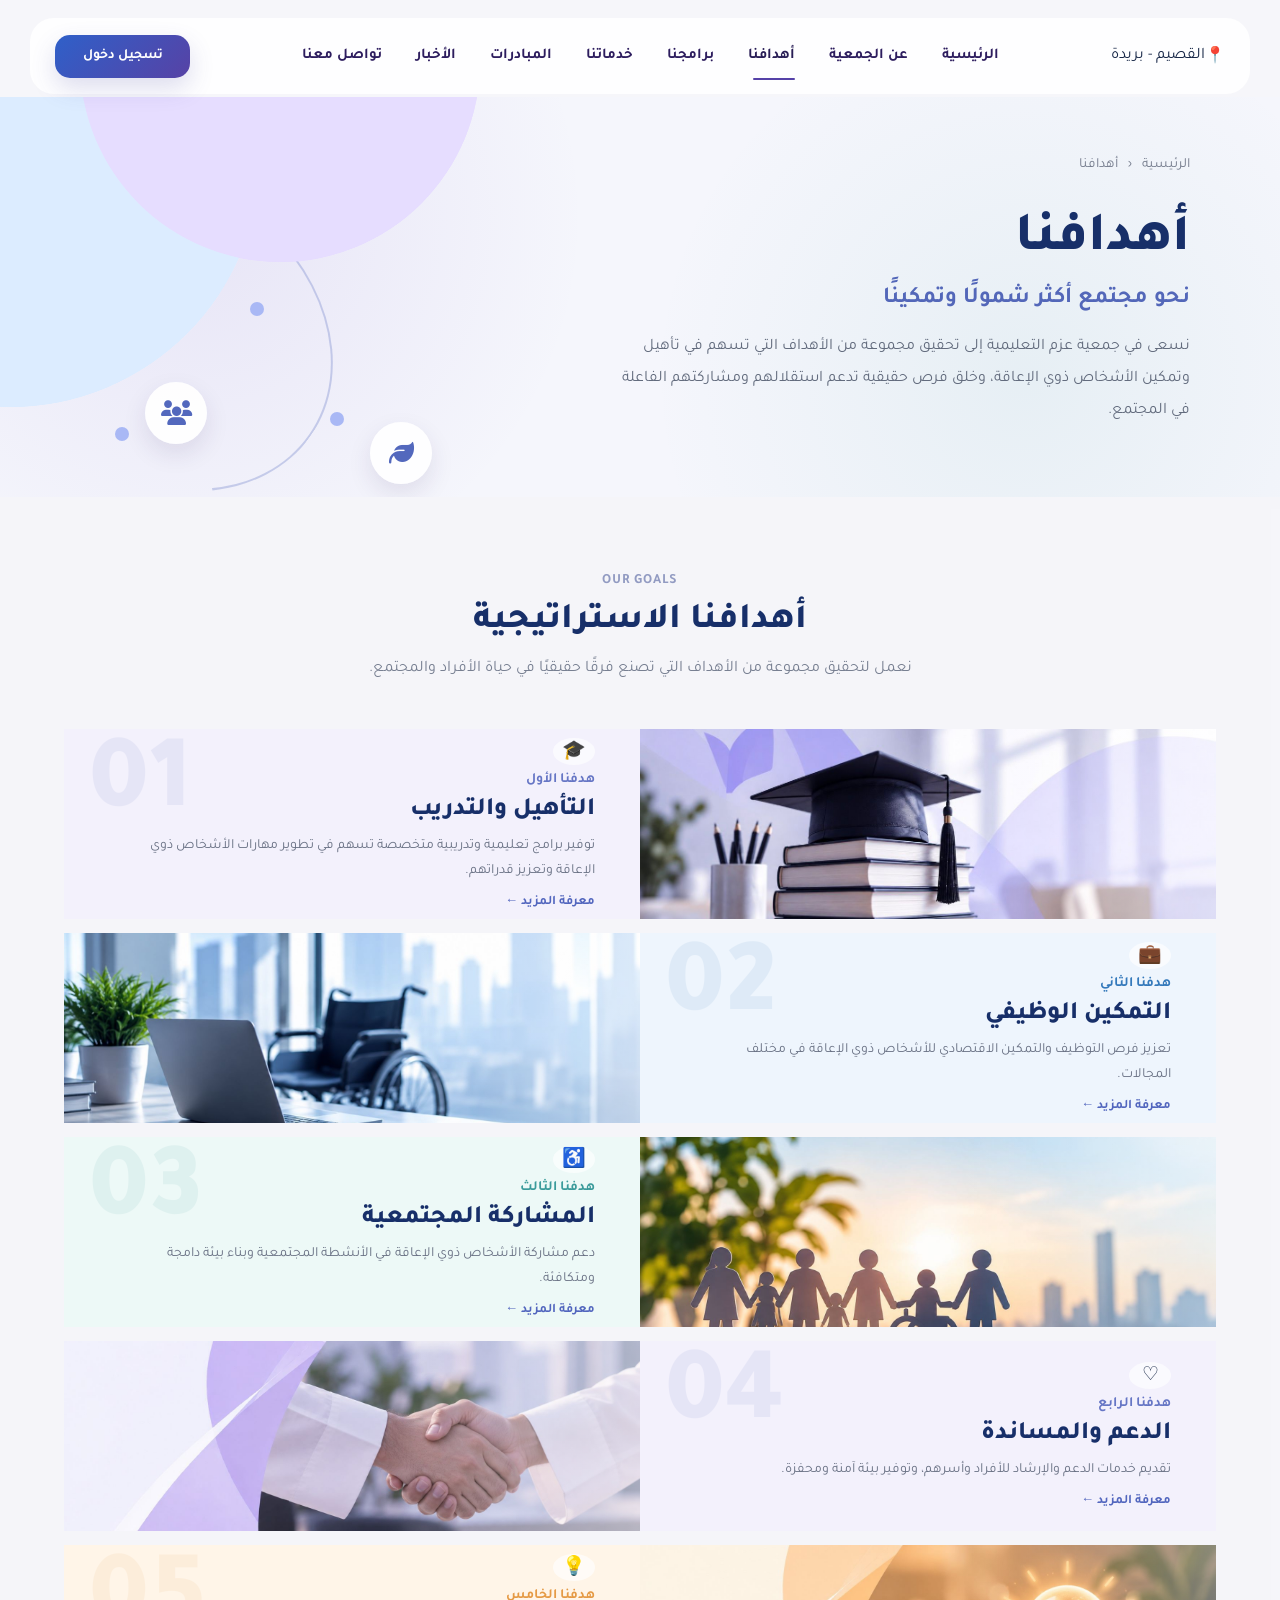
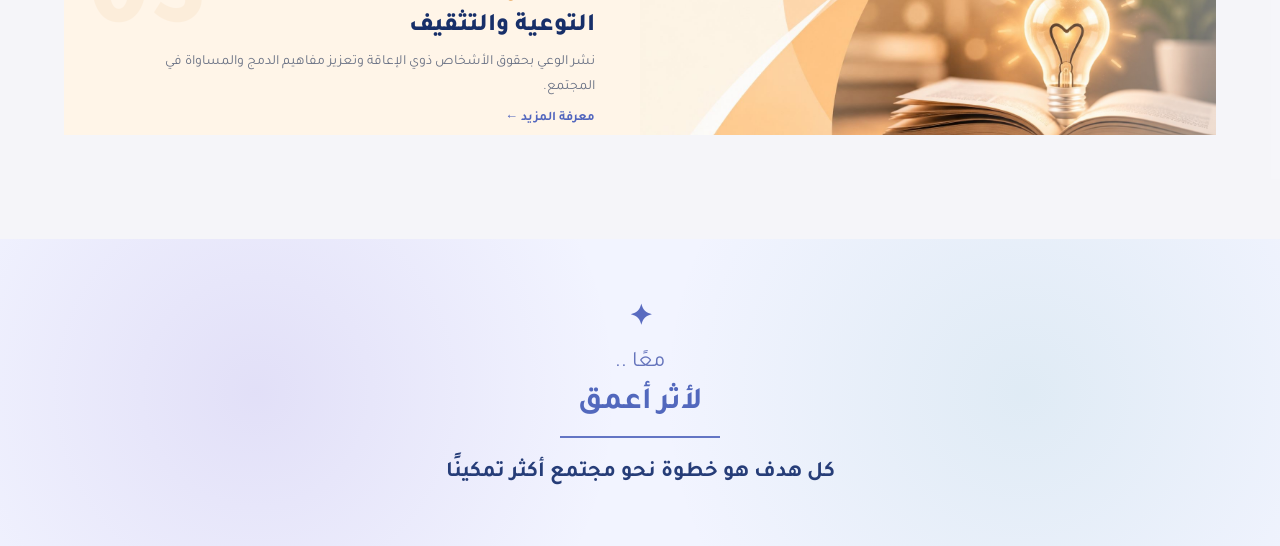
<file: azm-website/goals.html>
<!DOCTYPE html>
<html lang="ar" dir="rtl">

<head>
    <meta charset="UTF-8">
    <meta name="viewport" content="width=device-width, initial-scale=1.0">

    <title>أهدافنا | جمعية عزم التعليمية</title>

    <link rel="stylesheet" href="style.css">
    <link rel="stylesheet" href="https://cdnjs.cloudflare.com/ajax/libs/font-awesome/6.5.2/css/all.min.css">
</head>

<body>

    <!-- =========================
         HEADER
    ========================== -->

    <header class="navbar">

        <div class="nav-container">
            <span>📍</span>

        <span>القصيم - بريدة</span>

            <nav class="nav-links">

                <a href="index.html">الرئيسية</a>

                <a href="about.html">عن الجمعية</a>

                <a href="goals.html" class="active">أهدافنا</a>

                <a href="programs.html">برامجنا</a>

                <a href="services.html">خدماتنا</a>

                <a href="initiatives.html">المبادرات</a>

                <a href="news.html">الأخبار</a>

                <a href="contact.html">تواصل معنا</a>

            </nav>

            <a href="#" class="volunteer-btn">
                تسجيل دخول
            </a>

        </div>

    </header>


    <!-- =========================
         HERO
    ========================== -->

    <section class="goals-hero">

        <div class="goals-hero-content">

            <div class="breadcrumb">
                <a href="index.html">الرئيسية</a>
                <span>‹</span>
                <span>أهدافنا</span>
            </div>

            <h1>أهدافنا</h1>

            <h2>نحو مجتمع أكثر شمولًا وتمكينًا</h2>

            <p>
                نسعى في جمعية عزم التعليمية إلى تحقيق مجموعة من الأهداف التي
                تسهم في تأهيل وتمكين الأشخاص ذوي الإعاقة، وخلق فرص حقيقية
                تدعم استقلالهم ومشاركتهم الفاعلة في المجتمع.
            </p>


        </div>


        <div class="goals-hero-art">

        
    
<div class="goals-hero-art">

    <!-- الدوائر الموجودة -->
    <div class="hero-art-shape shape-a"></div>
    <div class="hero-art-shape shape-b"></div>

    <!-- الخط المنحني -->
    <div class="hero-orbit"></div>

    <!-- الأيقونات -->
    <div class="floating-icon icon-heart">
        <i class="fa-solid fa-heart"></i>
    </div>

    <div class="floating-icon icon-users">
        <i class="fa-solid fa-users"></i>
    </div>

    <div class="floating-icon icon-leaf">
        <i class="fa-solid fa-leaf"></i>
    </div>

    <!-- النقاط -->
    <span class="orbit-dot dot-1"></span>
    <span class="orbit-dot dot-2"></span>
    <span class="orbit-dot dot-3"></span>

</div>
    <div class="goals-hero-art">

    <div class="hero-art-shape shape-a"></div>
    <div class="hero-art-shape shape-b"></div>

   


</div>
</div>

        
            </div>

        </div>

    </section>


    <!-- =========================
         عنوان الأهداف
    ========================== -->

    <section class="goals-section">

        <div class="goals-title">

            <span>OUR GOALS</span>

            <h2>أهدافنا الاستراتيجية</h2>

            <p>
                نعمل لتحقيق مجموعة من الأهداف التي تصنع فرقًا حقيقيًا
                في حياة الأفراد والمجتمع.
            </p>

        </div>


        <!-- الهدف 01 -->

        <div class="goal-row goal-row-purple">

            <div class="goal-photo">
                <img src="images/goal1.jpg" alt="التأهيل والتدريب">
            </div>

            <div class="goal-text">


                <div class="goal-big-number">01</div>

            <div class="goal-icon">🎓</div>

                <span class="goal-label">هدفنا الأول</span>

                <h3>التأهيل والتدريب</h3>

                <p>
                    توفير برامج تعليمية وتدريبية متخصصة تسهم في تطوير
                    مهارات الأشخاص ذوي الإعاقة وتعزيز قدراتهم.
                </p>

                <a href="#">معرفة المزيد ←</a>

            </div>

        </div>


        <!-- الهدف 02 -->

        <div class="goal-row goal-row-blue">

            <div class="goal-text">

                <div class="goal-big-number">02</div>
                <div class="goal-icon">💼</div>

                <span class="goal-label">هدفنا الثاني</span>

                <h3>التمكين الوظيفي</h3>

                <p>
                    تعزيز فرص التوظيف والتمكين الاقتصادي للأشخاص ذوي
                    الإعاقة في مختلف المجالات.
                </p>

                <a href="#">معرفة المزيد ←</a>

            </div>

            <div class="goal-photo">
                <img src="images/goal2.jpg" alt="التمكين الوظيفي">
            </div>

        </div>


        <!-- الهدف 03 -->

        <div class="goal-row goal-row-teal">

            <div class="goal-photo">
                <img src="images/goal3.jpg" alt="المشاركة المجتمعية">
            </div>

            <div class="goal-text">

                <div class="goal-big-number">03</div>
                <div class="goal-icon">♿</div>

                <span class="goal-label">هدفنا الثالث</span>

                <h3>المشاركة المجتمعية</h3>

                <p>
                    دعم مشاركة الأشخاص ذوي الإعاقة في الأنشطة المجتمعية
                    وبناء بيئة دامجة ومتكافئة.
                </p>

                <a href="#">معرفة المزيد ←</a>

            </div>

        </div>


        <!-- الهدف 04 -->

        <div class="goal-row goal-row-purple">

            <div class="goal-text">

                <div class="goal-big-number">04</div>
<div class="goal-icon">♡</div>
                <span class="goal-label">هدفنا الرابع</span>

                <h3>الدعم والمساندة</h3>

                <p>
                    تقديم خدمات الدعم والإرشاد للأفراد وأسرهم، وتوفير
                    بيئة آمنة ومحفزة.
                </p>

                <a href="#">معرفة المزيد ←</a>

            </div>

            <div class="goal-photo">
                <img src="images/goal4.jpg" alt="الدعم والمساندة">
            </div>

        </div>


        <!-- الهدف 05 -->

        <div class="goal-row goal-row-orange">

            <div class="goal-photo">
                <img src="images/goal-5.jpg" alt="التوعية والتثقيف">
            </div>

            <div class="goal-text">

                <div class="goal-big-number">05</div>
                <div class="goal-icon">💡</div>

                <span class="goal-label">هدفنا الخامس</span>

                <h3>التوعية والتثقيف</h3>

                <p>
                    نشر الوعي بحقوق الأشخاص ذوي الإعاقة وتعزيز مفاهيم
                    الدمج والمساواة في المجتمع.
                </p>

                <a href="#">معرفة المزيد ←</a>

            </div>

        </div>

    </section>


    <!-- =========================
         النهاية
    ========================== -->

    <section class="goals-ending">

        <div class="ending-shape"></div>

        <div class="ending-content">

            <span>✦</span>

            <p>معًا ..</p>

            <h2>لأثر أعمق</h2>

            <div class="ending-line"></div>

            <h3>
                كل هدف هو خطوة نحو مجتمع أكثر تمكينًا
            </h3>

        </div>

    </section>


    <script src="script.js"></script>

</body>

</html>
</file>
<file: style.css>
/* =========================
   الإعدادات الأساسية
========================= */
@import url('https://fonts.googleapis.com/css2?family=Tajawal:wght@400;500;700&display=swap');
* {
    margin: 0;
    padding: 0;
    box-sizing: border-box;
}

html {
    scroll-behavior: smooth;
}

body {
    font-family: "Tajawal", sans-serif;
    background: #f6f6fae6;
    color: #182848;
    direction: rtl;
}

a {
    text-decoration: none;
    color: inherit;
}


/* =========================
   الهيدر
========================= */

.navbar {
    width: 100%;
    padding: 18px 30px;
    position: relative;
    z-index: 100;
}


/* الصندوق الأبيض */

.nav-container {
    max-width: 1440px;
    height: 76px;

    margin: auto;

    padding: 12px 25px;

    background: rgba(255, 255, 255, 0.94);

    border-radius: 24px;

    display: flex;
    align-items: center;

    box-shadow:
        0 10px 35px rgba(219, 222, 236, 0.911);
}


/* =========================
   الشعار
========================= */



/* =========================
   القائمة
========================= */

.nav-links {
    order: 2;

    flex: 1;

    display: flex;
    align-items: center;
    justify-content: center;

    gap: 34px;
}

.nav-links a {
    position: relative;

    padding: 8px 0;

    color: #2d1d5e;

    font-size: 15px;
    font-weight: 600;

    transition: 0.3s;
}


/* عند المرور */

.nav-links a:hover {
    color: #2d2356;
}


/* الصفحة الحالية */

.nav-links a.active {
    color: #291e56;
}


/* الخط البنفسجي تحت الرئيسية */

.nav-links a.active::after {
    content: "";

    position: absolute;

    right: 0;
    bottom: -7px;

    width: 42px;
    height: 2px;

    background: #5541a8;

    border-radius: 20px;
}


/* =========================
   زر تطوع معنا
========================= */

.volunteer-btn {
    order: 3;

    display: flex;
    align-items: center;
    justify-content: center;

    gap: 9px;

    min-width: 135px;

    padding: 13px 20px;

    border-radius: 15px;

    background: linear-gradient(
        135deg,
        #2f60c9,
        #5742a5
    );

    color: white;

    font-size: 14px;
    font-weight: 600;

    box-shadow:
        0 10px 25px rgba(70, 70, 160, 0.18);

    transition: 0.3s;
}


/* حركة الزر */

.volunteer-btn:hover {
    transform: translateY(-2px);

    box-shadow:
        0 14px 30px rgba(70, 70, 160, 0.25);
}

.btn-icon {
    font-size: 18px;
}

@media (max-width: 768px) {
    .hero-image {
        width: 280px;
        height: 280px;
    }
}


/* =========================
   الجوال
========================= */

@media (max-width: 900px) {

    .nav-links {
        gap: 15px;
    }

    .nav-links a {
        font-size: 13px;
    }

    .nav-logo img {
        width: 85px;
    }

    .volunteer-btn {
        min-width: auto;
        padding: 11px 15px;
    }
}


@media (max-width: 700px) {

    .navbar {
        padding: 12px;
    }

    .nav-container {
        height: 65px;
        padding: 8px 15px;
    }

    .nav-links {
        display: none;
    }

    .nav-logo {
        margin-right: 0;
    }

    .nav-logo img {
        width: 85px;
        height: 50px;
    }

    .volunteer-btn {
        margin-right: auto;
    }
}
/* =========================
   الواجهة الرئيسية HERO
========================= */


.hero {
    
    max-width: 1400px;
    min-height: 520px;
    margin: 0 auto;
    padding: 10px 60px;
    

    display: grid;
    grid-template-columns: 0.9fr 1.1fr;
    align-items: center;

    position: relative;
    overflow: hidden;
}

/* =========================
   الجانب البصري
========================= */

.hero-visual {
    height: 420px;

    position: relative;

    display: flex;
    align-items: center;
    justify-content: center;
}


/* الدوائر الخلفية */


.hero-circle {
    position: absolute;
    border-radius: 50%;
    border: none;
    opacity: 0.55;
    pointer-events: none;
}

.circle-one {
    width: 430px;
    height: 430px;
    background: #e9ecff;
    top: -120px;
    left: -100px;
}

.circle-two {
    width: 360px;
    height: 360px;
    background: #e5f5f4;
    bottom: -130px;
    left: 120px;
}


/* =========================
   الأشكال الرئيسية
========================= */

.arch {
    position: absolute;

    bottom: 65px;

    width: 125px;
    height: 245px;

    border-radius: 75px 75px 10px 10px;

    box-shadow:
        0 20px 40px rgba(30, 39, 76, 0.005);
}


/* الأزرق */

.arch-blue {

    left: 36%;

    transform: translateX(-10%);

    background: linear-gradient(
        145deg,
        #75c4ef,
        #6bc7f9
    );

}


/* البنفسجي */

.arch-purple {

    left: 49%;

    background: linear-gradient(
        145deg,
        #9a58dc,
        #6630b5
    );

}


/* =========================
   المنصة
========================= */

.hero-platform {
    position: absolute;

    bottom: 35px;

    width: 430px;
    height: 65px;

    border-radius: 50%;

    background: linear-gradient(
        180deg,
        #ffffff,
        #e7e8f1
    );

    box-shadow:
        0 20px 35px rgba(35, 45, 85, 0.15);
}


/* =========================
   النجوم
========================= */

.hero-star {

    position: absolute;

    font-size: 42px;

    z-index: 4;

}


.star-one {

    top: 100px;

    left: 23%;

    color: #315cc2;

}


.star-two {

    right: 12%;

    bottom: 175px;

    font-size: 25px;

    color: #315cc2;

}


/* =========================
   محتوى الواجهة
========================= */

.hero-content {

    padding-right: 30px;
    position :relative;
    top:-100px; 
 }


/* اسم الجمعية */

.organization-name {

    display: flex;

    align-items: center;

    gap: 9px;

    margin-bottom: 22px;

    color: #273861;

    font-size: 18px;

    font-weight: 700;

}


.organization-name span {

    color: #6737b7;

    font-size: 22px;

}


/* =========================
   العنوان الرئيسي
========================= */

.hero h1 {

    margin: 0 0 25px;

    color: #172744;

font-size: clamp(32px, 3.8vw, 55px);

    line-height: 1.28;

    letter-spacing: -2px;

    font-weight: 800;

}


.hero h1 span {

    background: linear-gradient(
        90deg,
        #2857bd,
        #7138bd
    );

   
 -webkit-background-clip: text;
    background-clip: TEXT;
    -webkit-text-fill-color: transparent;

}


/* =========================
   الوصف
========================= */

.hero-content > p {

    max-width: 650px;

    margin-bottom: 32px;

    color: #132447;

    font-size: 17px;

    line-height: 2;

}


/* =========================
   الأزرار
========================= */

.hero-buttons {

    display: flex;

    align-items: center;

    gap: 15px;

}


.primary-btn,
.secondary-btn {

    display: inline-flex;

    align-items: center;

    justify-content: center;

    gap: 14px;

    padding: 15px 27px;

    border-radius: 15px;

    font-size: 15px;

    font-weight: 600;

    transition: 0.3s;

}


/* الزر البنفسجي */

.primary-btn {

    color: white;

    background: linear-gradient(
        135deg,
        #2857bd,
        #7138bd
    );

    box-shadow:
        0 12px 25px rgba(70, 65, 170, 0.20);

}


.primary-btn:hover {

    transform: translateY(-3px);

    box-shadow:
        0 17px 32px rgba(70, 65, 170, 0.27);

}


/* الزر الأبيض */

.secondary-btn {

    color: #334b7b;

    background: white;

    border: 1px solid #7180aa;

}


.secondary-btn:hover {

    background: #f4f5fb;

}


/* =========================
   الجوال
========================= */


@media (max-width: 900px) {

    .hero {

        grid-template-columns: 1fr;

        padding: 40px 30px;

        text-align: center;

    }


    .hero-content {

        padding-right: 0;

        order: 1;

    }


    .hero-visual {

        order: 2;

        height: 380px;

    }


    .organization-name {

        justify-content: center;

    }


    .hero-buttons {

        justify-content: center;

    }


    .hero h1 {

        font-size: 48px;

    }

}

    
@media (max-width: 550px) {

    .hero {
        

        padding: 30px 20px;

    }


    .hero h1 {

        font-size: 36px;

        letter-spacing: -1px;

    }


    .hero-content > p {

        font-size: 15px;

    }


    .hero-buttons {

        flex-direction: column;

        width: 100%;

    }


    .primary-btn,
    .secondary-btn {

        width: 100%;

    }


    .hero-visual {

        height: 330px;

    }


    .hero-platform {

        width: 330px;

    }


    .arch {

        width: 105px;

        height: 220px;

    }

}
/* =========================
   ABOUT PAGE
========================= */

.about-page {
    background: #fbfcff;
    color: #27324a;
}

/* INTRO */

.about-hero {
    position: relative;
    text-align: center;
    padding: 85px 20px 70px;
    overflow: hidden;
    background:
        radial-gradient(circle at 15% 30%, rgba(102, 81, 190, .08), transparent 25%),
        radial-gradient(circle at 85% 30%, rgba(39, 174, 185, .08), transparent 25%),
        #fbfcff;
}

.about-content {
    max-width: 850px;
    margin: auto;
    position: relative;
    z-index: 2;
}

.about-goals > h2 {
    font-family: "Arial",sans-serif;
    font-size: 38px;
    font-weight: 700;
    color: #2d1d59;
    font-family: Arial, Helvetica, sans-serif;
}

.about-divider {
    display: flex;
    align-items: center;
    justify-content: center;
    gap: 10px;
    margin: 18px auto 28px;
}

.about-divider span {
    width: 55px;
    height: 3px;
    border-radius: 10px;
    background: #35b8bd;
}

.about-divider span:last-child {
    background: #7354c7;
}

.about-divider b {
    color: #7354c7;
    font-size: 18px;
}

.about-content > p {
    max-width: 760px;
    margin: auto;
    padding: 25px 30px;
    border-radius: 18px;
    color: #3a2e3e;
    font-size: 17px;
    line-height: 2;
}

/* LOCATION */

.location-card {
    display: inline-flex;
    align-items: right;
    gap: 18px;
    margin-top: 35px ;
    padding: 16px 28px;
    background: rgba(212, 185, 228, 0.455);
    border: 1px solid #f0b7fa;
    border-radius: 18px;
    box-shadow: 0 10px 30px rgba(40, 65, 120, .08);
    text-align: right;
    transform: translate(-530px, -120px);
    
}

.location-icon {
    width: 48px;
    height: 48px;
    display: flex;
    align-items: center;
    justify-content: center;
    background: #eef2ff;
    border-radius: 14px;
    font-size: 23px;
}

.location-card small {
    display: block;
    color: #777;
    margin-bottom: 5px;
}

.location-card strong {
    color: #34405a;
    font-size: 15px;
}


/* CARDS */
.about-cards {
    max-width: 1100px;
    margin: 30px auto 90px;
    padding: 0 25px;
    display: grid;
    grid-template-columns: 1fr;
    gap: 16px;

}.info-card {
    width: 100%;
    height: 190px;
    min-height: 0;
    padding: 0;
    border-radius: 18px;
    overflow: hidden;
    border: 1px solid rgba(40, 80, 130, .10);
    box-shadow: 0 8px 25px rgba(30, 50, 100, .05);
}
.info-card img {
    width: 100%;
    height: 100%;
    object-fit: cover;
    display: block;
}

.vision-card {
    background: #f2fbfc;
}

.mission-card {
    background: #f7f3ff;
}

.values-card {
    background: #fff9f1;
}

.card-icon {
    width: 58px;
    height: 58px;
    margin: 0 auto 20px;
    display: flex;
    align-items: center;
    justify-content: center;
    background: white;
    border-radius: 50%;
    font-size: 27px;
    box-shadow: 0 7px 18px rgba(0,0,0,.08);
}

.vision-card .card-icon,
.vision-card h2 {
    color: #1599a8;
}

.mission-card .card-icon,
.mission-card h2 {
    color: #7354c7;
}

.values-card .card-icon,
.values-card h2 {
    color: #ed8b18;
}

.info-card h2 {
    margin: 0;
    font-size: 27px;
}

.card-line {
    width: 80px;
    height: 2px;
    margin: 13px auto 18px;
    background: currentColor;
    opacity: .25;
}

.info-card p {
    margin: 0;
    color: #596170;
    font-size: 15px;
    line-height: 2;
}

.values-list {
    display: flex;
    justify-content: center;
    flex-wrap: wrap;
    gap: 14px 20px;
    margin-top: 28px;
}

.values-list span {
    color: #555;
    font-size: 15px;
}

.values-list span::before {
    content: "•";
    color: #ed8b18;
    margin-left: 7px;
}


/* GOALS */

.about-goals {
    max-width: 1000px;
    margin: 0 auto 90px;
    padding: 0 25px;
    text-align: center;
}

.goals-list {
    display: flex;
    flex-direction: column;
    gap: 10px;
    margin-top: 35px;
}

.goal-item {
    display: flex;
    align-items: center;
    min-height: 65px;
    background: white;
    border-radius: 15px;
    box-shadow: 0 5px 18px rgba(30, 50, 100, .05);
    overflow: hidden;
    text-align: right;
}

.goal-number {
    width: 85px;
    align-self: stretch;
    display: flex;
    align-items: center;
    justify-content: center;
    background: #f4f7ff;
    color: #2457c5;
    font-size: 25px;
    font-weight: 800;
    border-right: 4px solid #2457c5;
}

.goal-item:nth-child(2) .goal-number {
    color: #7354c7;
    border-color: #7354c7;
}

.goal-item:nth-child(3) .goal-number {
    color: #1599a8;
    border-color: #1599a8;
}

.goal-item:nth-child(4) .goal-number {
    color: #7354c7;
    border-color: #7354c7;
}

.goal-item:nth-child(5) .goal-number {
    color: #ed8b18;
    border-color: #ed8b18;
}

.goal-item p {
    margin: 0;
    padding: 15px 25px;
    color: #555d6e;
    font-size: 15px;
    line-height: 1.8;
}


/* FINAL BANNER */

.about-banner {
    max-width: 1100px;
    margin: 0 auto 70px;
    padding: 50px 30px;
    text-align: center;
    border-radius: 25px;
    background: linear-gradient(120deg, #267fc1, #7354c7);
    box-shadow: 0 15px 35px rgba(60, 70, 160, .18);
}

.about-banner h2 {
    margin: 0 0 25px;
    color: white;
    font-size: 30px;
}

.about-banner a {
    display: inline-flex;
    align-items: center;
    gap: 18px;
    padding: 13px 25px;
    background: white;
    color: #2457c5;
    border-radius: 12px;
    text-decoration: none;
    font-weight: 700;
    transition: .25s;
}

.about-banner a:hover {
    transform: translateY(-3px);
}

.about-banner a span {
    font-size: 20px;
}


/* MOBILE */

@media (max-width: 800px) {

    .about-content h1,
    .about-goals > h2 {
        font-size: 34px;
    }

    .about-cards {
        grid-template-columns: 1fr;
    }

    .about-content > p {
        font-size: 15px;
    }

    .goal-number {
        width: 65px;
        font-size: 20px;
    }

    .goal-item p {
        font-size: 14px;
    }

    .about-banner h2 {
        font-size: 23px;
    }
}
.hero-visual {
    position: relative;
}

/* الصورة الدائرية */
.hero-image {
    position: absolute;
    width: 390px;
    height: 390px;

    top: 50%;
    right: 50%;

    transform: translate(50%, -50%);

    border-radius: 50%;
    overflow: hidden;

    z-index: 3;

    /* دمج الحواف مع الخلفية */
    -webkit-mask-image: radial-gradient(
        circle,
        #000 0%,
        #000 78%,
        rgba(0, 0, 0, 0.85) 87%,
        transparent 100%
    );

    mask-image: radial-gradient(
        circle,
        #000 0%,
        #000 78%,
        rgba(0, 0, 0, 0.85) 87%,
        transparent 100%
    );
}

.hero-image img {
    width: 100%;
    height: 100%;
    object-fit: cover;
    object-position: center;

    display: block;
}
/* =========================
   قسم الإنجازات
========================= */

.stats-section {
    padding: 20px 7% 90px;
    background:#f6f6fae6;
    text-align: center;
}

.stats-title {
    max-width: 650px;
    margin: 0 auto 45px;
}

.stats-title span {
    display: inline-block;
    color: #6d4bc3;
    font-size: 15px;
    font-weight: 700;
    margin-bottom: 10px;
}

.stats-title h2 {
    margin: 0 0 12px;
    color: #182848;
    font-size: 32px;
    font-weight: 800;
}

.stats-title p {
    margin: 0;
    color: #777;
    font-size: 16px;
    line-height: 1.8;
}

.stats-container {
    max-width: 1100px;
    margin: auto;

    display: grid;
    grid-template-columns: repeat(4, 1fr);
    gap: 22px;
}

.stat-card {
    position: relative;
    min-height: 180px;

    padding: 35px 20px 25px;

    background: #fff;
    border: 1px solid #e8e8ef;
    border-radius: 18px;

    box-shadow: 0 8px 25px rgba(35, 32, 75, 0.06);

    transition: 0.3s ease;
}

.stat-card:hover {
    transform: translateY(-6px);
    box-shadow: 0 14px 30px rgba(35, 32, 75, 0.10);
}

.stat-icon {
    width: 58px;
    height: 58px;

    margin: -62px auto 18px;

    border-radius: 50%;

    display: flex;
    align-items: center;
    justify-content: center;

    color: white;
    font-size: 25px;
    font-weight: bold;

    border: 6px solid white;
}

.stat-number {
    font-size: 34px;
    font-weight: 800;
    margin-bottom: 5px;
}

.stat-label {
    color: #777;
    font-size: 15px;
}

/* ألوان البطاقات */

.stat-blue .stat-icon {
    background: #2878b8;
}

.stat-blue .stat-number {
    color: #2878b8;
}

.stat-purple .stat-icon {
    background: #8064c8;
}

.stat-purple .stat-number {
    color: #8064c8;
}

.stat-teal .stat-icon {
    background: #3b9b9b;
}

.stat-teal .stat-number {
    color: #3b9b9b;
}

.stat-orange .stat-icon {
    background: #e59a45;
}

.stat-orange .stat-number {
    color: #e59a45;
}

/*صفحة اهدافنا */
/* =========================
   صفحة أهدافنا
========================= */


.goals-hero {
    min-height: 400px;
    padding: 45px 7% 55px;
    display: grid;
    grid-template-columns: 0.9fr 1.1fr;
    align-items: center;
    gap: 40px;
    background: #fafbff;
    overflow: hidden;
    position: relative;
}


/* الجانب الزخرفي */

.goals-hero-decoration {
    height: 320px;
    position: relative;
    overflow: hidden;
}

.goals-shape {
    position: absolute;
    background: rgba(93, 92, 190, 0.08);
}

.shape-one {
    width: 430px;
    height: 430px;
    border-radius: 50%;
    left: -170px;
    top: -130px;
}

.shape-two {
    width: 300px;
    height: 300px;
    border-radius: 50% 50% 0 0;
    left: 180px;
    bottom: -130px;
    background: rgba(80, 105, 205, 0.07);
}

.goals-decoration-text {
    position: absolute;
    left: 90px;
    top: 90px;
    text-align: center;
    color: #5368c5;
}

.goals-decoration-text span {
    display: block;
    font-size: 32px;
    margin-bottom: 5px;
}

.goals-decoration-text p {
    margin: 0;
    font-size: 25px;
}

.goals-decoration-text strong {
    font-size: 31px;
    font-weight: 700;
}

.goals-decoration-text div {
    width: 160px;
    height: 2px;
    background: #6676d0;
    margin: 15px auto 0;
}




/* =========================
   قسم الأهداف
========================= */

.goals-section {
    padding: 75px 7% 90px;
    background: #eef2ff;
}

.goals-title {
    text-align: center;
    max-width: 700px;
    margin: 0 auto 45px;
}

.goals-title span {
    color: #929bc2;
    font-size: 15px;
    font-weight: 600;
    letter-spacing: 1px;
}

.goals-title h2 {
    margin: 12px 0 12px;
    color: #172f69;
    font-size: 35px;
    font-weight: 800;
}

.goals-title p {
    margin: 0;
    color: #777f91;
    font-size: 16px;
    line-height: 1.9;
}


/* البطاقات */



/* العنوان */



/* =========================
   الجوال
========================= */

@media (max-width: 1000px) {

    .goals-container {
        grid-template-columns: repeat(2, 1fr);
    }

    .goals-hero {
        grid-template-columns: 1fr;
        text-align: center;
    }

    .goals-hero-content {
        text-align: center;
        margin: auto;
    }

    .breadcrumb {
        justify-content: center;
    }

    .goals-hero-decoration {
        order: 2;
    }

}


@media (max-width: 600px) {

    .goals-container {
        grid-template-columns: 1fr;
    }

    .goals-hero-content h1 {
        font-size: 40px;
    }

    .goals-hero-content h2 {
        font-size: 19px;
    }

    .goals-hero-content > p {
        font-size: 15px;
    }

    .goals-section {
        padding: 55px 20px;
    }

}
.nav-logo img {
    width: 105px !important;
    height: 60px !important;
    object-fit: contain;
    display: block;
}
/* =========================================
   صفحة أهدافنا الجديدة
========================================= */


/* الواجهة */

.goals-hero {
    min-height: 400px;
    padding: 45px 7% 55px;

    display: grid;
    grid-template-columns: 0.9fr 1.1fr;
    align-items: center;

    gap: 50px;

    background: #f6f6fae6;

    overflow: hidden;
    position: relative;
}


/* الزخرفة */

.goals-hero-decoration {
    height: 320px;
    position: relative;
    overflow: hidden;
}

.goals-shape {
    position: absolute;
}

.shape-one {
    width: 480px;
    height: 480px;

    left: -180px;
    top: -150px;

    border-radius: 50%;

    background: rgba(91, 87, 194, 0.08);
}

.shape-two {
    width: 320px;
    height: 320px;

    left: 170px;
    bottom: -150px;

    border-radius: 50% 50% 0 0;

    background: rgba(70, 105, 200, 0.07);
}


.goals-decoration-text {
    position: absolute;

    left: 100px;
    top: 90px;

    text-align: center;

    color: #5368c5;
}

.goals-decoration-text span {
    display: block;

    font-size: 32px;

    margin-bottom: 5px;
}

.goals-decoration-text p {
    margin: 0;

    font-size: 25px;
}

.goals-decoration-text strong {
    font-size: 31px;
}

.goals-decoration-text div {
    width: 160px;
    height: 2px;

    background: #6676d0;

    margin: 15px auto;
}


/* محتوى الواجهة */

.goals-hero-content {
    max-width: 650px;
    text-align: right;
}

.breadcrumb {
    display: flex;
    align-items: center;

    gap: 10px;

    margin-bottom: 45px;

    color: #777;
    font-size: 14px;
}

.breadcrumb a {
    color: #777;
    text-decoration: none;
}

.goals-hero-content h1 {
    margin: 0 0 10px;

    color: #172f69;

    font-size: 54px;
    font-weight: 800;
}

.goals-hero-content h2 {
    margin: 0 0 20px;

    color: #65739b;

    font-size: 23px;
    font-weight: 500;
}

.goals-hero-content > p {
    max-width: 620px;

    margin: 0;

    color: #5d6578;

    font-size: 17px;
    line-height: 2;
}


/* =========================================
   عنوان الأهداف
========================================= */

.goals-section {
    padding: 75px 5% 100px;

    background: #f6f6fae6;
}

.goals-title {
    max-width: 700px;

    margin: 0 auto 50px;

    text-align: center;
}

.goals-title span {
    color: #929bc2;

    font-size: 14px;
    font-weight: 600;

    letter-spacing: 1px;
}

.goals-title h2 {
    margin: 12px 0;

    color: #172f69;

    font-size: 36px;
    font-weight: 800;
}

.goals-title p {
    margin: 0;

    color: #777f91;

    font-size: 16px;
    line-height: 1.9;
}


/* =========================================
   أهداف كبيرة بالصور
========================================= */

.goal-feature {

    max-width: 1200px;

    min-height: 300px;

    margin: 0 auto 18px;

    display: grid;

    grid-template-columns: 1fr 1fr;

    align-items: stretch;

    overflow: hidden;

    border-radius: 18px;

    position: relative;
}


/* الألوان */

.goal-one {
    background: #f0effd;
}

.goal-two {
    background: #edf5fd;
}

.goal-three {
    background: #edf9f7;
}

.goal-four {
    background: #f2effc;
}

.goal-five {
    background: #fff5e8;
}


/* الصورة */

.goal-image {
    min-height: 300px;

    overflow: hidden;

    position: relative;
}

.goal-image::after {
    content: "";

    position: absolute;

    inset: 0;

    background: linear-gradient(
        90deg,
        transparent 55%,
        rgba(255,255,255,0.18)
    );
}

.goal-image img {
    width: 100%;
    height: 100%;

    object-fit: cover;

    display: block;

    transition: 0.5s ease;
}

.goal-feature:hover .goal-image img {
    transform: scale(1.04);
}


/* محتوى الهدف */

.goal-info {

    position: relative;

    padding: 45px 55px;

    display: flex;

    flex-direction: column;

    justify-content: center;

    overflow: hidden;
}


/* الرقم الكبير */

.big-number {

    position: absolute;

    font-size: 135px;

    line-height: 1;

    font-weight: 900;

    opacity: 0.08;

    color: #4c62bb;

    top: 15px;

    right: 25px;

    pointer-events: none;
}


/* النص الصغير */

.goal-small-title {

    position: relative;

    z-index: 1;

    margin-bottom: 7px;

    color: #6676c5;

    font-size: 14px;

    font-weight: 700;
}


/* عنوان الهدف */

.goal-info h3 {

    position: relative;

    z-index: 1;

    margin: 0 0 14px;

    color: #172f69;

    font-size: 28px;

    font-weight: 800;
}


/* الوصف */

.goal-info p {

    position: relative;

    z-index: 1;

    max-width: 500px;

    margin: 0 0 20px;

    color: #687185;

    font-size: 15px;

    line-height: 2;
}


/* الرابط */

.goal-info a {

    position: relative;

    z-index: 1;

    width: fit-content;

    color: #5266be;

    font-size: 14px;

    font-weight: 700;

    text-decoration: none;

    transition: 0.3s ease;
}

.goal-info a:hover {
    transform: translateX(-5px);
}


/* ألوان الأهداف */

.goal-two .big-number {
    color: #3479bb;
}

.goal-three .big-number {
    color: #3b9b9b;
}

.goal-four .big-number {
    color: #8064c8;
}

.goal-five .big-number {
    color: #e59a45;
}

.goal-two .goal-small-title {
    color: #3479bb;
}

.goal-three .goal-small-title {
    color: #3b9b9b;
}

.goal-four .goal-small-title {
    color: #8064c8;
}

.goal-five .goal-small-title {
    color: #e59a45;
}


/* =========================================
   القسم الختامي
========================================= */

.goals-ending {

    padding: 80px 7%;

    text-align: center;

    background: #f0f2ff;
}

.ending-content {

    max-width: 700px;

    margin: auto;
}

.ending-content span {

    color: #6d4bc3;

    font-size: 15px;

    font-weight: 700;
}

.ending-content h2 {

    margin: 12px 0;

    color: #172f69;

    font-size: 34px;

    font-weight: 800;
}

.ending-content p {

    margin: 0;

    color: #6f7789;

    font-size: 16px;

    line-height: 2;
}


/* =========================================
   الجوال
========================================= */

@media (max-width: 800px) {

    .goals-hero {

        grid-template-columns: 1fr;

        text-align: center;

        padding: 50px 20px;
    }

    .goals-hero-content {

        text-align: center;

        margin: auto;
    }

    .breadcrumb {

        justify-content: center;
    }

    .goals-hero-decoration {
        order: 2;
    }


    .goal-feature {

        grid-template-columns: 1fr;

    }

    .goal-image {

        min-height: 230px;

    }

    .goal-info {

        min-height: 270px;

        padding: 35px 25px;

        text-align: center;

        align-items: center;
    }

    .goal-info p {
        text-align: center;
    }

    .big-number {
        font-size: 100px;
    }


    .goals-title h2 {
        font-size: 29px;
    }


    .ending-content h2 {
        font-size: 27px;
    }

}
/* =========================================
   صفحة أهدافنا
========================================= */


/* =========================================
   HERO
========================================= */

.goals-hero {

    min-height: 400px;

    padding: 45px 7% 55px;

    display: grid;

    grid-template-columns: 1.1fr 0.9fr;

    align-items: center;

    gap: 50px;

    background:
        radial-gradient(
            circle at 15% 30%,
            rgba(109, 75, 195, 0.10),
            transparent 35%
        ),
        radial-gradient(
            circle at 80% 70%,
            rgba(59, 155, 155, 0.08),
            transparent 35%
        ),
        #f5f6fc;

    position: relative;

    overflow: hidden;
}


/* محتوى الهيرو */

.goals-hero-content {

    max-width: 650px;

    position: relative;

    z-index: 2;
}


/* breadcrumb */

.breadcrumb {

    display: flex;

    align-items: center;

    gap: 10px;

    margin-bottom: 35px;

    color: #747b8c;

    font-size: 14px;
}

.breadcrumb a {

    color: #747b8c;

    text-decoration: none;
}


/* العنوان */

.goals-hero-content h1 {

    margin: 0 0 10px;

    color: #172f69;

    font-size: 55px;

    font-weight: 800;
}

.goals-hero-content h2 {

    margin: 0 0 18px;

    color: #5367b9;

    font-size: 23px;

    font-weight: 600;
}

.goals-hero-content > p {

    max-width: 650px;

    margin: 0;

    color: #626b7d;

    font-size: 16px;

    line-height: 2;
}


/* =========================================
   الرسم الجانبي
========================================= */

.goals-hero-art {

    height: 330px;

    position: relative;

    overflow: hidden;
}

.hero-art-shape {

    position: absolute;

    border-radius: 45% 55% 50% 50%;
}

.shape-a {
    position: absolute;
    width: 560px;
    height: 560px;
    left: -360px;
    top: -300px;
    border-radius: 50%;
    background: #dce5ff;
}


.shape-b {
    position: absolute;
    width: 430px;
    height: 430px;
    left: -170px;
    top: -80px;
    border-radius: 50%;
    background: #e5f5f4;
}


.hero-art-content {

    position: absolute;

    top: 85px;

    left: 100px;

    text-align: center;

    color: #5268bd;

    z-index: 2;
}

.hero-art-content span {

    font-size: 32px;

    display: block;

    margin-bottom: 5px;
}

.hero-art-content p {

    margin: 0;

    font-size: 25px;
}

.hero-art-content strong {

    display: block;

    font-size: 31px;

    font-weight: 700;
}

.hero-line {

    width: 160px;

    height: 2px;

    margin: 14px auto;

    background: #5268bd;

    border-radius: 50%;
}


/* =========================================
   قسم الأهداف
========================================= */

.goals-section {

    padding: 75px 5% 90px;

    background: #ffffff;
}


/* العنوان */

.goals-title {

    max-width: 750px;

    margin: 0 auto 45px;

    text-align: center;
}

.goals-title span {

    color: #929bc2;

    font-size: 14px;

    font-weight: 600;

    letter-spacing: 1px;
}

.goals-title h2 {

    margin: 10px 0;

    color: #172f69;

    font-size: 36px;

    font-weight: 800;
}

.goals-title p {

    margin: 0;

    color: #777f91;

    font-size: 16px;

    line-height: 1.9;
}


/* =========================================
   صفوف الأهداف
========================================= */

.goal-row {

    max-width: 1180px;

    min-height: 190px;

    margin: 0 auto 14px;

    display: grid;

    grid-template-columns: 1fr 1fr;

    border-radius: 16px;

    overflow: hidden;

    position: relative;
}


/* ألوان الخلفيات */

.goal-row-purple {

    background: #f3f1fc;
}

.goal-row-blue {

    background: #eef5fd;
}

.goal-row-teal {

    background: #edf9f7;
}

.goal-row-orange {

    background: #fff5e8;
}


/* =========================================
   الصور
========================================= */

.goal-photo {

    min-height: 190px;
    min-height: 190px;

    overflow: hidden;
}

.goal-photo::after {

    content: "";

    position: absolute;

    inset: 0;

    background: linear-gradient(
        90deg,
        transparent 50%,
        rgba(255,255,255,0.15)
    );
}

.goal-photo img {

    width: 100%;

    height: 100%;

    object-fit: cover;

    display: block;

    transition: transform 0.5s ease;
}

.goal-row:hover .goal-photo img {

    transform: scale(1.04);
}


/* =========================================
   محتوى الهدف
========================================= */

.goal-text {

    position: relative;

    padding: 45px 55px;

    display: flex;

    flex-direction: column;

    justify-content: center;

    overflow: hidden;
}


/* الرقم الضخم */

.goal-big-number {

    position: absolute;

    top: 10px;

    left: 25px;

    right: auto ;

    font-size: 135px;

    line-height: 1;

    font-weight: 900;

    color: #5368bd;

    opacity: 0.08;

    user-select: none;
}


/* الرقم لكل لون */

.goal-row-blue .goal-big-number {

    color: #3479bb;
}

.goal-row-teal .goal-big-number {

    color: #3b9b9b;
}

.goal-row-orange .goal-big-number {

    color: #e59a45;
}


/* النص الصغير */

.goal-label {

    position: relative;

    z-index: 2;

    margin-bottom: 7px;

    color: #6676c5;

    font-size: 14px;

    font-weight: 700;
}

.goal-row-blue .goal-label {

    color: #3479bb;
}

.goal-row-teal .goal-label {

    color: #3b9b9b;
}

.goal-row-orange .goal-label {

    color: #e59a45;
}


/* عنوان الهدف */

.goal-text h3 {

    position: relative;

    z-index: 2;

    margin: 0 0 13px;

    color: #172f69;

    font-size: 28px;

    font-weight: 800;
}


/* الوصف */

.goal-text p {

    position: relative;

    z-index: 2;

    max-width: 480px;

    margin: 0 0 18px;

    color: #697184;

    font-size: 15px;

    line-height: 2;
}


/* الرابط */

.goal-text a {

    position: relative;

    z-index: 2;

    width: fit-content;

    color: #5266be;

    font-size: 14px;

    font-weight: 700;

    text-decoration: none;

    transition: 0.3s ease;
}

.goal-text a:hover {

    transform: translateX(-5px);
}


/* =========================================
   القسم الأخير
========================================= */

.goals-ending {

    min-height: 260px;

    padding: 60px 7%;

    display: flex;

    align-items: center;

    justify-content: center;

    text-align: center;

    position: relative;

    overflow: hidden;

    background:

        radial-gradient(
            circle at 20% 50%,
            rgba(109, 75, 195, 0.12),
            transparent 35%
        ),

        radial-gradient(
            circle at 80% 50%,
            rgba(59, 155, 155, 0.10),
            transparent 35%
        ),

        #f2f4ff;
}

.ending-content {

    position: relative;

    z-index: 2;
}

.ending-content > span {

    display: block;

    color: #596bc0;

    font-size: 28px;

    margin-bottom: 3px;
}

.ending-content p {

    margin: 0;

    color: #6574bc;

    font-size: 22px;
}

.ending-content h2 {

    margin: 0;

    color: #5268bd;

    font-size: 31px;

    font-weight: 700;
}

.ending-line {

    width: 160px;

    height: 2px;

    margin: 14px auto 22px;

    background: #6375c4;
}

.ending-content h3 {

    margin: 0;

    color: #263d78;

    font-size: 22px;

    font-weight: 700;
}


/* =========================================
   الجوال
========================================= */

@media (max-width: 800px) {

    .goals-hero {

        grid-template-columns: 1fr;

        padding: 45px 20px;

        text-align: center;
    }

    .goals-hero-content {

        margin: auto;
    }

    .breadcrumb {

        justify-content: center;
    }

    .goals-hero-content h1 {

        font-size: 42px;
    }

    .goals-hero-content h2 {

        font-size: 20px;
    }

    .goals-hero-art {

        order: 2;

        width: 100%;

        height: 250px;
    }

    .hero-art-content {

        left: 50%;

        transform: translateX(-50%);

        top: 55px;
    }


    .goal-row {

        grid-template-columns: 1fr;

    }

    .goal-photo {

        min-height: 240px;

        order: 1;
    }

    .goal-text {

        min-height: 270px;

        order: 2;

        padding: 35px 25px;

        text-align: center;

        align-items: center;
    }

    .goal-big-number {

        font-size: 105px;

        right: 50%;

        transform: translateX(50%);
    }

    .goal-text p {

        text-align: center;
    }

    .goals-title h2 {

        font-size: 29px;
    }

    .ending-content h3 {

        font-size: 18px;
    }

}
.goals-hero-art {
    position: absolute;
    width: 650px;
    height: 520px;
    left: 0;
    top: 0;
    overflow: hidden;
    pointer-events: none;
}

.shape-a {
    position: absolute;
    width: 560px;
    height: 560px;
    left: -250px;
    top: -80px;
    border-radius: 50%;
    background: #dce5ff;
}

.shape-b {
    position: absolute;
    width: 430px;
    height: 430px;
    left: 170px;
    top: 190px;
    border-radius: 50%;
    background: #dff4f1;
}

body .goals-section {
background-color: #f6f6fae6 ;

}
.goals-hero {
    width: 100%;
    box-sizing: border-box;
    overflow: hidden;
}

.goals-hero-content {
    position: relative;
    z-index: 5;
}
/* تعديل دوائر صفحة الأهداف */
/* دوائر زاوية الـ Hero */
.goals-hero {
    position: relative;
    overflow: hidden;
}

.goals-hero-art {
    position: absolute !important;
    top: 0 !important;
    left: 0 !important;
    width: 520px !important;
    height: 430px !important;
    z-index: 0 !important;
    pointer-events: none;
}

/* الدائرة الزرقاء */
.goals-hero-art .shape-a {
    position: absolute !important;
    width: 500px !important;
    height: 500px !important;
    left: -240px !important;
    top: -190px !important;
    border-radius: 50% !important;
    background: #dcecff !important;
    border: none !important;
}

/* الدائرة البنفسجية */
.goals-hero-art .shape-b {
    position: absolute !important;
    width: 400px !important;
    height: 400px !important;
    left: 80px !important;
    top: -235px !important;
    border-radius: 50% !important;
    background: #e6ddff !important;
    border: none !important;
}

/* إزالة الخط الفاصل أسفل الهيدر */
.navbar {
    border-bottom: none !important;
    box-shadow: none !important;
}.nav-container {
    border-bottom: none !important;
    box-shadow: none !important;
}

/* إخفاء الفاصل بين الهيدر والـ Hero */
.navbar {
    border: none !important;
    box-shadow: none !important;
    margin-bottom: -2px !important;
}

.goals-hero {
    border-top: none !important;
    box-shadow: none !important;
}
.goals-hero {
    margin-top: -15px !important;
}
/* =========================
   زخارف Hero - الجهة اليسرى
   ========================= */

.goals-hero-art {
    position: absolute !important;
    left: 0 !important;
    top: 0 !important;
    width: 520px !important;
    height: 430px !important;
    z-index: 2 !important;
    pointer-events: none;
}

/* الخط المنحني */
.hero-orbit {
    position: absolute;
    width: 380px;
    height: 300px;
    left: -35px;
    top: 80px;
    border: 2px solid rgba(83, 104, 189, 0.28);
    border-left-color: transparent;
    border-bottom-color: transparent;
    border-radius: 50%;
    transform: rotate(35deg);
}

/* الأيقونات */
.floating-icon {
    position: absolute;
    width: 62px;
    height: 62px;
    border-radius: 50%;
    background: rgba(255, 255, 255, 0.92);
    display: flex;
    align-items: center;
    justify-content: center;
    box-shadow: 0 10px 25px rgba(45, 29, 89, 0.10);
    z-index: 5;
}

.floating-icon i {
    font-size: 25px;
    color: #5368bd;
}

/* القلب - فوق يسار */
.icon-heart {
    left: 95px;
    top: 115px;
}

/* الأشخاص - يسار تحت */
.icon-users {
    left: 145px;
    top: 285px;
}

/* الورقة - يمين تحت */
.icon-leaf {
    left: 370px;
    top: 325px;
}

/* النقاط */
.orbit-dot {
    position: absolute;
    width: 14px;
    height: 14px;
    border-radius: 50%;
    background: #a9b8f5;
    z-index: 4;
}

.dot-1 {
    left: 250px;
    top: 205px;
}

.dot-2 {
    left: 330px;
    top: 315px;
}

.dot-3 {
    left: 115px;
    top: 330px;
}

/* مشاركة */
.about-share {
    position: absolute;
    left: -220px;
    top: -10px;
    transform: none;
    z-index: 10;
}

.about-share > span {
    display: block;
    margin-bottom: 14px;
    color: #555d8a;
    font-size: 17px;
    font-weight: 600;
}

.share-icons {
    display: flex;
    gap: 10px;
    direction: ltr;
}

.share-icons a {
    width: 48px;
    height: 48px;
    border-radius: 8px;
    display: flex;
    align-items: center;
    justify-content: center;
    color: #ffffff;
    text-decoration: none;
    font-size: 22px;
    transition: 0.3s ease;
}

.share-whatsapp {
    background: #25D366;
}

.share-facebook {
    background: #1877F2;
}

.share-x {
    background: #111111;
}

.share-email {
    background: #7056D8;
}

.share-icons a:hover {
    transform: translateY(-4px);
}
/* تعديل كروت الأهداف */
.goals-section .goal-row {
    width: 92% !important;
    max-width: 1180px !important;
    min-height: 190px !important;
    height: 190px !important;
    margin: 0 auto 14px !important;
    display: grid !important;
    grid-template-columns: 1fr 1fr !important;
}

.goals-section .goal-photo {
    width: 100% !important;
    height: 190px !important;
    min-height: 190px !important;
    overflow: hidden !important;
}

.goals-section .goal-photo img {
    width: 100% !important;
    height: 190px !important;
    object-fit: cover !important;
    display: block !important;
}

/* شكل كروت الأهداف مثل التصميم المرجعي */

.goals-section .goal-row {
    width: 92% !important;
    max-width: 1180px !important;
    height: 190px !important;
    min-height: 190px !important;
    margin: 0 auto 14px !important;
    display: grid !important;
    grid-template-columns: 1fr 1fr !important;
    border-radius: 16px !important;
    overflow: hidden !important;
    position: relative !important;
}

/* الصور */
.goals-section .goal-photo {
    height: 190px !important;
    min-height: 190px !important;
    position: relative !important;
    overflow: hidden !important;
}

.goals-section .goal-photo img {
    width: 100% !important;
    height: 100% !important;
    object-fit: cover !important;
    display: block !important;
}

/* دمج الصورة مع الكرت */
.goals-section .goal-photo::after {
    content: "";
    position: absolute;
    inset: 0;
    background: linear-gradient(
        90deg,
        transparent 55%,
        rgba(255,255,255,0.45) 100%
    );
    pointer-events: none;
}

/* منطقة الكلام */
.goals-section .goal-text {
    height: 190px !important;
    min-height: 190px !important;
    padding: 25px 45px !important;
    position: relative !important;
    display: flex !important;
    flex-direction: column !important;
    justify-content: center !important;
    overflow: hidden !important;
}

/* الرقم الكبير */
.goals-section .goal-big-number {
    position: absolute !important;
    top: 8px !important;
    right: 22px !important;
    font-size: 105px !important;
    line-height: 1 !important;
    font-weight: 900 !important;
    opacity: 0.08 !important;
    z-index: 1 !important;
}

/* الكلام فوق الرقم */
.goals-section .goal-text h3,
.goals-section .goal-text p,
.goals-section .goal-text a,
.goals-section .goal-label {
    position: relative !important;
    z-index: 3 !important;
}

/* عنوان الهدف */
.goals-section .goal-text h3 {
    font-size: 25px !important;
    margin: 0 0 8px !important;
}

/* الوصف */
.goals-section .goal-text p {
    font-size: 14px !important;
    line-height: 1.8 !important;
    margin: 0 0 8px !important;
}

/* معرفة المزيد */
.goals-section .goal-text a {
    font-size: 13px !important;
}
.goal-icon {
    width: 42px;
    height: 42px;
    border-radius: 50%;
    display: flex;
    align-items: center;
    justify-content: center;
    font-size: 19px;
    margin-bottom: 7px;
    background: rgba(255,255,255,0.65);
    position: relative;
    z-index: 4;
}
/* مكان أرقام الأهداف */

.goals-section .goal-row:nth-child(2) .goal-big-number {
    left: 25px !important;
    right: auto !important;
}

.goals-section .goal-row:nth-child(3) .goal-big-number {
    left: 25px !important;
    right: auto !important;
}

.goals-section .goal-row:nth-child(4) .goal-big-number {
    left: 25px !important;
    right: auto !important;
}

.goals-section .goal-row:nth-child(5) .goal-big-number {
    left: 25px !important;
    right: auto !important;
}

.goals-section .goal-row:nth-child(6) .goal-big-number {
    left: 25px !important;
    right: auto !important;
}
.about-cards {
    max-width: 1100px !important;
    margin: 10px auto 90px !important;
    padding: 0 25px !important;
    display: grid !important;
    grid-template-columns: repeat(3, 1fr) !important;
    gap: 22px !important;
}

.about-cards .info-card {
    width: auto !important;
    min-height: 270px !important;
}
.goals-section .goal-row {
    max-width: none !important;
    width: 100% !important;
    margin-left: 0 !important;
    margin-right: 0 !important;
    border-radius: 0 !important;
}
.about-cards .info-card {
    height: 270px !important;
    min-height: 270px !important;

    display: flex !important;
    flex-direction: column !important;
    justify-content: center !important;
    align-items: center !important;

    text-align: center !important;
    padding: 35px 45px !important;
    box-sizing: border-box !important;
}

.about-cards .info-card h2 {
    margin: 0 !important;
    text-align: center !important;
}

.about-cards .card-line {
    width: 80px !important;
    height: 2px !important;
    margin: 13px auto 18px !important;
}

.about-cards .info-card p {
    margin: 0 !important;
    max-width: 420px !important;
    text-align: center !important;
    line-height: 2 !important;
}

.header-location {
    display: flex;
    align-items: center;
    gap: 6px;
    color: #5b6275;
    font-size: 14px;
    white-space: nowrap;
    margin-left: auto;
}

.header-location span:first-child {
    font-size: 17px;
}

/* =========================
   Footer
========================= */

.site-footer {
    background: linear-gradient(135deg, #4b2e83, #6a4bbc);
    color: #ffffff;
    margin-top: 60px;
    position: relative;
}

.footer-container {
    max-width: 1200px;
    margin: 0 auto;
    padding: 60px 30px 35px;

    display: flex;
    gap: 40px;
    justify-content: space-between;

    direction: rtl;
    flex-wrap: wrap;
}

.footer-col {
    flex: 1;
    min-width: 260px;
}

.footer-col h3 {
    font-size: 20px;
    margin-bottom: 18px;
    font-weight: 700;
}

.footer-about p {
    font-size: 15px;
    line-height: 2;
    margin: 0;
}

/* روابط الفوتر */

.footer-links ul {
    list-style: none;
    padding: 0;
    margin: 0;
}

.footer-links li {
    margin-bottom: 12px;
}

.footer-links a {
    color: #ffffff;
    text-decoration: none;
    font-size: 15px;
    transition: 0.3s;
}

.footer-links a::before {
    content: "‹";
    margin-left: 8px;
    font-size: 20px;
}

.footer-links a:hover {
    opacity: 0.7;
}

/* التواصل */

.contact-item {
    display: flex;
    align-items: center;
    gap: 10px;
    margin-bottom: 14px;
    font-size: 15px;
}

.contact-item i {
    width: 40px;
    height: 40px;

    border: 2px solid #ffffff;
    border-radius: 50%;

    display: flex;
    align-items: center;
    justify-content: center;

    font-size: 17px;
}

/* مواقع التواصل */

.social-icons {
    margin-top: 18px;
}

.social-icons > span {
    display: block;
    margin-bottom: 10px;
}

.social-icons div {
    display: flex;
    gap: 10px;
}

.social-icons a {
    width: 42px;
    height: 42px;

    border: 2px solid #ffffff;
    border-radius: 50%;

    color: #ffffff;
    text-decoration: none;

    display: flex;
    align-items: center;
    justify-content: center;

    font-size: 20px;

    transition: 0.3s;
}

.social-icons a:hover {
    transform: translateY(-3px);
}

.whatsapp {
    background: #25d366;
}

.x-twitter {
    background: transparent;
}

/* أسفل الفوتر */

.footer-bottom {
    background: rgba(0, 0, 0, 0.25);

    min-height: 55px;
    padding: 12px 30px;

    display: flex;
    align-items: center;
    justify-content: space-between;

    gap: 20px;

    direction: rtl;

    font-size: 13px;
}

.developer {
    text-align: left;
}

.copyright {
    text-align: right;
}

/* زر العودة للأعلى */

.to-top {
    position: absolute;

    right: 20px;
    bottom: 18px;

    width: 48px;
    height: 48px;

    border: none;
    border-radius: 50%;

    background: rgba(0, 0, 0, 0.35);
    color: #ffffff;

    font-size: 20px;

    cursor: pointer;

    display: flex;
    align-items: center;
    justify-content: center;

    transition: 0.3s;
}

.to-top:hover {
    background: rgba(0, 0, 0, 0.55);
    transform: translateY(-3px);
}


/* =========================
   Footer - Mobile
========================= */

@media (max-width: 700px) {

    .footer-container {
        padding: 40px 20px 30px;

        flex-direction: column;

        text-align: center;

        gap: 30px;
    }

    .footer-col {
        min-width: 100%;
    }

    .footer-col h3 {
        font-size: 19px;
    }

    .footer-about p {
        font-size: 14px;
    }

    .footer-links ul {
        text-align: center;
    }

    .contact-item {
        justify-content: center;
        flex-wrap: wrap;
    }

    .social-icons {
        display: flex;
        flex-direction: column;
        align-items: center;
    }

    .footer-bottom {
        flex-direction: column;

        text-align: center;

        padding: 15px 20px;

        padding-bottom: 70px;
    }

    .developer,
    .copyright {
        text-align: center;
    }

    .to-top {
        right: 15px;
        bottom: 15px;
    }
}
</file>
<file: azm-website/style.css>
/* =========================
   الإعدادات الأساسية
========================= */
@import url('https://fonts.googleapis.com/css2?family=Tajawal:wght@400;500;700&display=swap');
* {
    margin: 0;
    padding: 0;
    box-sizing: border-box;
}

html {
    scroll-behavior: smooth;
}

body {
    font-family: "Tajawal", sans-serif;
    background: #f6f6fae6;
    color: #182848;
    direction: rtl;
}

a {
    text-decoration: none;
    color: inherit;
}


/* =========================
   الهيدر
========================= */

.navbar {
    width: 100%;
    padding: 18px 30px;
    position: relative;
    z-index: 100;
}


/* الصندوق الأبيض */

.nav-container {
    max-width: 1440px;
    height: 76px;

    margin: auto;

    padding: 12px 25px;

    background: rgba(255, 255, 255, 0.94);

    border-radius: 24px;

    display: flex;
    align-items: center;

    box-shadow:
        0 10px 35px rgba(219, 222, 236, 0.911);
}


/* =========================
   الشعار
========================= */



/* =========================
   القائمة
========================= */

.nav-links {
    order: 2;

    flex: 1;

    display: flex;
    align-items: center;
    justify-content: center;

    gap: 34px;
}

.nav-links a {
    position: relative;

    padding: 8px 0;

    color: #2d1d5e;

    font-size: 15px;
    font-weight: 600;

    transition: 0.3s;
}


/* عند المرور */

.nav-links a:hover {
    color: #2d2356;
}


/* الصفحة الحالية */

.nav-links a.active {
    color: #291e56;
}


/* الخط البنفسجي تحت الرئيسية */

.nav-links a.active::after {
    content: "";

    position: absolute;

    right: 0;
    bottom: -7px;

    width: 42px;
    height: 2px;

    background: #5541a8;

    border-radius: 20px;
}


/* =========================
   زر تطوع معنا
========================= */

.volunteer-btn {
    order: 3;

    display: flex;
    align-items: center;
    justify-content: center;

    gap: 9px;

    min-width: 135px;

    padding: 13px 20px;

    border-radius: 15px;

    background: linear-gradient(
        135deg,
        #2f60c9,
        #5742a5
    );

    color: white;

    font-size: 14px;
    font-weight: 600;

    box-shadow:
        0 10px 25px rgba(70, 70, 160, 0.18);

    transition: 0.3s;
}


/* حركة الزر */

.volunteer-btn:hover {
    transform: translateY(-2px);

    box-shadow:
        0 14px 30px rgba(70, 70, 160, 0.25);
}

.btn-icon {
    font-size: 18px;
}

@media (max-width: 768px) {
    .hero-image {
        width: 280px;
        height: 280px;
    }
}


/* =========================
   الجوال
========================= */

@media (max-width: 900px) {

    .nav-links {
        gap: 15px;
    }

    .nav-links a {
        font-size: 13px;
    }

    .nav-logo img {
        width: 85px;
    }

    .volunteer-btn {
        min-width: auto;
        padding: 11px 15px;
    }
}


@media (max-width: 700px) {

    .navbar {
        padding: 12px;
    }

    .nav-container {
        height: 65px;
        padding: 8px 15px;
    }

    .nav-links {
        display: none;
    }

    .nav-logo {
        margin-right: 0;
    }

    .nav-logo img {
        width: 85px;
        height: 50px;
    }

    .volunteer-btn {
        margin-right: auto;
    }
}
/* =========================
   الواجهة الرئيسية HERO
========================= */


.hero {
    
    max-width: 1400px;
    min-height: 520px;
    margin: 0 auto;
    padding: 10px 60px;
    

    display: grid;
    grid-template-columns: 0.9fr 1.1fr;
    align-items: center;

    position: relative;
    overflow: hidden;
}

/* =========================
   الجانب البصري
========================= */

.hero-visual {
    height: 420px;

    position: relative;

    display: flex;
    align-items: center;
    justify-content: center;
}


/* الدوائر الخلفية */


.hero-circle {
    position: absolute;
    border-radius: 50%;
    border: none;
    opacity: 0.55;
    pointer-events: none;
}

.circle-one {
    width: 430px;
    height: 430px;
    background: #e9ecff;
    top: -120px;
    left: -100px;
}

.circle-two {
    width: 360px;
    height: 360px;
    background: #e5f5f4;
    bottom: -130px;
    left: 120px;
}


/* =========================
   الأشكال الرئيسية
========================= */

.arch {
    position: absolute;

    bottom: 65px;

    width: 125px;
    height: 245px;

    border-radius: 75px 75px 10px 10px;

    box-shadow:
        0 20px 40px rgba(30, 39, 76, 0.005);
}


/* الأزرق */

.arch-blue {

    left: 36%;

    transform: translateX(-10%);

    background: linear-gradient(
        145deg,
        #75c4ef,
        #6bc7f9
    );

}


/* البنفسجي */

.arch-purple {

    left: 49%;

    background: linear-gradient(
        145deg,
        #9a58dc,
        #6630b5
    );

}


/* =========================
   المنصة
========================= */

.hero-platform {
    position: absolute;

    bottom: 35px;

    width: 430px;
    height: 65px;

    border-radius: 50%;

    background: linear-gradient(
        180deg,
        #ffffff,
        #e7e8f1
    );

    box-shadow:
        0 20px 35px rgba(35, 45, 85, 0.15);
}


/* =========================
   النجوم
========================= */

.hero-star {

    position: absolute;

    font-size: 42px;

    z-index: 4;

}


.star-one {

    top: 100px;

    left: 23%;

    color: #315cc2;

}


.star-two {

    right: 12%;

    bottom: 175px;

    font-size: 25px;

    color: #315cc2;

}


/* =========================
   محتوى الواجهة
========================= */

.hero-content {

    padding-right: 30px;
    position :relative;
    top:-100px; 
 }


/* اسم الجمعية */

.organization-name {

    display: flex;

    align-items: center;

    gap: 9px;

    margin-bottom: 22px;

    color: #273861;

    font-size: 18px;

    font-weight: 700;

}


.organization-name span {

    color: #6737b7;

    font-size: 22px;

}


/* =========================
   العنوان الرئيسي
========================= */

.hero h1 {

    margin: 0 0 25px;

    color: #172744;

font-size: clamp(32px, 3.8vw, 55px);

    line-height: 1.28;

    letter-spacing: -2px;

    font-weight: 800;

}


.hero h1 span {

    background: linear-gradient(
        90deg,
        #2857bd,
        #7138bd
    );

   
 -webkit-background-clip: text;
    background-clip: TEXT;
    -webkit-text-fill-color: transparent;

}


/* =========================
   الوصف
========================= */

.hero-content > p {

    max-width: 650px;

    margin-bottom: 32px;

    color: #132447;

    font-size: 17px;

    line-height: 2;

}


/* =========================
   الأزرار
========================= */

.hero-buttons {

    display: flex;

    align-items: center;

    gap: 15px;

}


.primary-btn,
.secondary-btn {

    display: inline-flex;

    align-items: center;

    justify-content: center;

    gap: 14px;

    padding: 15px 27px;

    border-radius: 15px;

    font-size: 15px;

    font-weight: 600;

    transition: 0.3s;

}


/* الزر البنفسجي */

.primary-btn {

    color: white;

    background: linear-gradient(
        135deg,
        #2857bd,
        #7138bd
    );

    box-shadow:
        0 12px 25px rgba(70, 65, 170, 0.20);

}


.primary-btn:hover {

    transform: translateY(-3px);

    box-shadow:
        0 17px 32px rgba(70, 65, 170, 0.27);

}


/* الزر الأبيض */

.secondary-btn {

    color: #334b7b;

    background: white;

    border: 1px solid #7180aa;

}


.secondary-btn:hover {

    background: #f4f5fb;

}


/* =========================
   الجوال
========================= */


@media (max-width: 900px) {

    .hero {

        grid-template-columns: 1fr;

        padding: 40px 30px;

        text-align: center;

    }


    .hero-content {

        padding-right: 0;

        order: 1;

    }


    .hero-visual {

        order: 2;

        height: 380px;

    }


    .organization-name {

        justify-content: center;

    }


    .hero-buttons {

        justify-content: center;

    }


    .hero h1 {

        font-size: 48px;

    }

}

    
@media (max-width: 550px) {

    .hero {
        

        padding: 30px 20px;

    }


    .hero h1 {

        font-size: 36px;

        letter-spacing: -1px;

    }


    .hero-content > p {

        font-size: 15px;

    }


    .hero-buttons {

        flex-direction: column;

        width: 100%;

    }


    .primary-btn,
    .secondary-btn {

        width: 100%;

    }


    .hero-visual {

        height: 330px;

    }


    .hero-platform {

        width: 330px;

    }


    .arch {

        width: 105px;

        height: 220px;

    }

}
/* =========================
   ABOUT PAGE
========================= */

.about-page {
    background: #fbfcff;
    color: #27324a;
}

/* INTRO */

.about-hero {
    position: relative;
    text-align: center;
    padding: 85px 20px 70px;
    overflow: hidden;
    background:
        radial-gradient(circle at 15% 30%, rgba(102, 81, 190, .08), transparent 25%),
        radial-gradient(circle at 85% 30%, rgba(39, 174, 185, .08), transparent 25%),
        #fbfcff;
}

.about-content {
    max-width: 850px;
    margin: auto;
    position: relative;
    z-index: 2;
}

.about-goals > h2 {
    font-family: "Arial",sans-serif;
    font-size: 38px;
    font-weight: 700;
    color: #2d1d59;
    font-family: Arial, Helvetica, sans-serif;
}

.about-divider {
    display: flex;
    align-items: center;
    justify-content: center;
    gap: 10px;
    margin: 18px auto 28px;
}

.about-divider span {
    width: 55px;
    height: 3px;
    border-radius: 10px;
    background: #35b8bd;
}

.about-divider span:last-child {
    background: #7354c7;
}

.about-divider b {
    color: #7354c7;
    font-size: 18px;
}

.about-content > p {
    max-width: 760px;
    margin: auto;
    padding: 25px 30px;
    border-radius: 18px;
    color: #3a2e3e;
    font-size: 17px;
    line-height: 2;
}

/* LOCATION */

.location-card {
    display: inline-flex;
    align-items: right;
    gap: 18px;
    margin-top: 35px ;
    padding: 16px 28px;
    background: rgba(212, 185, 228, 0.455);
    border: 1px solid #f0b7fa;
    border-radius: 18px;
    box-shadow: 0 10px 30px rgba(40, 65, 120, .08);
    text-align: right;
    transform: translate(-530px, -120px);
    
}

.location-icon {
    width: 48px;
    height: 48px;
    display: flex;
    align-items: center;
    justify-content: center;
    background: #eef2ff;
    border-radius: 14px;
    font-size: 23px;
}

.location-card small {
    display: block;
    color: #777;
    margin-bottom: 5px;
}

.location-card strong {
    color: #34405a;
    font-size: 15px;
}


/* CARDS */
.about-cards {
    max-width: 1100px;
    margin: 30px auto 90px;
    padding: 0 25px;
    display: grid;
    grid-template-columns: 1fr;
    gap: 16px;

}.info-card {
    width: 100%;
    height: 190px;
    min-height: 0;
    padding: 0;
    border-radius: 18px;
    overflow: hidden;
    border: 1px solid rgba(40, 80, 130, .10);
    box-shadow: 0 8px 25px rgba(30, 50, 100, .05);
}
.info-card img {
    width: 100%;
    height: 100%;
    object-fit: cover;
    display: block;
}

.vision-card {
    background: #f2fbfc;
}

.mission-card {
    background: #f7f3ff;
}

.values-card {
    background: #fff9f1;
}

.card-icon {
    width: 58px;
    height: 58px;
    margin: 0 auto 20px;
    display: flex;
    align-items: center;
    justify-content: center;
    background: white;
    border-radius: 50%;
    font-size: 27px;
    box-shadow: 0 7px 18px rgba(0,0,0,.08);
}

.vision-card .card-icon,
.vision-card h2 {
    color: #1599a8;
}

.mission-card .card-icon,
.mission-card h2 {
    color: #7354c7;
}

.values-card .card-icon,
.values-card h2 {
    color: #ed8b18;
}

.info-card h2 {
    margin: 0;
    font-size: 27px;
}

.card-line {
    width: 80px;
    height: 2px;
    margin: 13px auto 18px;
    background: currentColor;
    opacity: .25;
}

.info-card p {
    margin: 0;
    color: #596170;
    font-size: 15px;
    line-height: 2;
}

.values-list {
    display: flex;
    justify-content: center;
    flex-wrap: wrap;
    gap: 14px 20px;
    margin-top: 28px;
}

.values-list span {
    color: #555;
    font-size: 15px;
}

.values-list span::before {
    content: "•";
    color: #ed8b18;
    margin-left: 7px;
}


/* GOALS */

.about-goals {
    max-width: 1000px;
    margin: 0 auto 90px;
    padding: 0 25px;
    text-align: center;
}

.goals-list {
    display: flex;
    flex-direction: column;
    gap: 10px;
    margin-top: 35px;
}

.goal-item {
    display: flex;
    align-items: center;
    min-height: 65px;
    background: white;
    border-radius: 15px;
    box-shadow: 0 5px 18px rgba(30, 50, 100, .05);
    overflow: hidden;
    text-align: right;
}

.goal-number {
    width: 85px;
    align-self: stretch;
    display: flex;
    align-items: center;
    justify-content: center;
    background: #f4f7ff;
    color: #2457c5;
    font-size: 25px;
    font-weight: 800;
    border-right: 4px solid #2457c5;
}

.goal-item:nth-child(2) .goal-number {
    color: #7354c7;
    border-color: #7354c7;
}

.goal-item:nth-child(3) .goal-number {
    color: #1599a8;
    border-color: #1599a8;
}

.goal-item:nth-child(4) .goal-number {
    color: #7354c7;
    border-color: #7354c7;
}

.goal-item:nth-child(5) .goal-number {
    color: #ed8b18;
    border-color: #ed8b18;
}

.goal-item p {
    margin: 0;
    padding: 15px 25px;
    color: #555d6e;
    font-size: 15px;
    line-height: 1.8;
}


/* FINAL BANNER */

.about-banner {
    max-width: 1100px;
    margin: 0 auto 70px;
    padding: 50px 30px;
    text-align: center;
    border-radius: 25px;
    background: linear-gradient(120deg, #267fc1, #7354c7);
    box-shadow: 0 15px 35px rgba(60, 70, 160, .18);
}

.about-banner h2 {
    margin: 0 0 25px;
    color: white;
    font-size: 30px;
}

.about-banner a {
    display: inline-flex;
    align-items: center;
    gap: 18px;
    padding: 13px 25px;
    background: white;
    color: #2457c5;
    border-radius: 12px;
    text-decoration: none;
    font-weight: 700;
    transition: .25s;
}

.about-banner a:hover {
    transform: translateY(-3px);
}

.about-banner a span {
    font-size: 20px;
}


/* MOBILE */

@media (max-width: 800px) {

    .about-content h1,
    .about-goals > h2 {
        font-size: 34px;
    }

    .about-cards {
        grid-template-columns: 1fr;
    }

    .about-content > p {
        font-size: 15px;
    }

    .goal-number {
        width: 65px;
        font-size: 20px;
    }

    .goal-item p {
        font-size: 14px;
    }

    .about-banner h2 {
        font-size: 23px;
    }
}
.hero-visual {
    position: relative;
}

/* الصورة الدائرية */
.hero-image {
    position: absolute;
    width: 390px;
    height: 390px;

    top: 50%;
    right: 50%;

    transform: translate(50%, -50%);

    border-radius: 50%;
    overflow: hidden;

    z-index: 3;

    /* دمج الحواف مع الخلفية */
    -webkit-mask-image: radial-gradient(
        circle,
        #000 0%,
        #000 78%,
        rgba(0, 0, 0, 0.85) 87%,
        transparent 100%
    );

    mask-image: radial-gradient(
        circle,
        #000 0%,
        #000 78%,
        rgba(0, 0, 0, 0.85) 87%,
        transparent 100%
    );
}

.hero-image img {
    width: 100%;
    height: 100%;
    object-fit: cover;
    object-position: center;

    display: block;
}
/* =========================
   قسم الإنجازات
========================= */

.stats-section {
    padding: 20px 7% 90px;
    background:#f6f6fae6;
    text-align: center;
}

.stats-title {
    max-width: 650px;
    margin: 0 auto 45px;
}

.stats-title span {
    display: inline-block;
    color: #6d4bc3;
    font-size: 15px;
    font-weight: 700;
    margin-bottom: 10px;
}

.stats-title h2 {
    margin: 0 0 12px;
    color: #182848;
    font-size: 32px;
    font-weight: 800;
}

.stats-title p {
    margin: 0;
    color: #777;
    font-size: 16px;
    line-height: 1.8;
}

.stats-container {
    max-width: 1100px;
    margin: auto;

    display: grid;
    grid-template-columns: repeat(4, 1fr);
    gap: 22px;
}

.stat-card {
    position: relative;
    min-height: 180px;

    padding: 35px 20px 25px;

    background: #fff;
    border: 1px solid #e8e8ef;
    border-radius: 18px;

    box-shadow: 0 8px 25px rgba(35, 32, 75, 0.06);

    transition: 0.3s ease;
}

.stat-card:hover {
    transform: translateY(-6px);
    box-shadow: 0 14px 30px rgba(35, 32, 75, 0.10);
}

.stat-icon {
    width: 58px;
    height: 58px;

    margin: -62px auto 18px;

    border-radius: 50%;

    display: flex;
    align-items: center;
    justify-content: center;

    color: white;
    font-size: 25px;
    font-weight: bold;

    border: 6px solid white;
}

.stat-number {
    font-size: 34px;
    font-weight: 800;
    margin-bottom: 5px;
}

.stat-label {
    color: #777;
    font-size: 15px;
}

/* ألوان البطاقات */

.stat-blue .stat-icon {
    background: #2878b8;
}

.stat-blue .stat-number {
    color: #2878b8;
}

.stat-purple .stat-icon {
    background: #8064c8;
}

.stat-purple .stat-number {
    color: #8064c8;
}

.stat-teal .stat-icon {
    background: #3b9b9b;
}

.stat-teal .stat-number {
    color: #3b9b9b;
}

.stat-orange .stat-icon {
    background: #e59a45;
}

.stat-orange .stat-number {
    color: #e59a45;
}

/*صفحة اهدافنا */
/* =========================
   صفحة أهدافنا
========================= */


.goals-hero {
    min-height: 400px;
    padding: 45px 7% 55px;
    display: grid;
    grid-template-columns: 0.9fr 1.1fr;
    align-items: center;
    gap: 40px;
    background: #fafbff;
    overflow: hidden;
    position: relative;
}


/* الجانب الزخرفي */

.goals-hero-decoration {
    height: 320px;
    position: relative;
    overflow: hidden;
}

.goals-shape {
    position: absolute;
    background: rgba(93, 92, 190, 0.08);
}

.shape-one {
    width: 430px;
    height: 430px;
    border-radius: 50%;
    left: -170px;
    top: -130px;
}

.shape-two {
    width: 300px;
    height: 300px;
    border-radius: 50% 50% 0 0;
    left: 180px;
    bottom: -130px;
    background: rgba(80, 105, 205, 0.07);
}

.goals-decoration-text {
    position: absolute;
    left: 90px;
    top: 90px;
    text-align: center;
    color: #5368c5;
}

.goals-decoration-text span {
    display: block;
    font-size: 32px;
    margin-bottom: 5px;
}

.goals-decoration-text p {
    margin: 0;
    font-size: 25px;
}

.goals-decoration-text strong {
    font-size: 31px;
    font-weight: 700;
}

.goals-decoration-text div {
    width: 160px;
    height: 2px;
    background: #6676d0;
    margin: 15px auto 0;
}




/* =========================
   قسم الأهداف
========================= */

.goals-section {
    padding: 75px 7% 90px;
    background: #eef2ff;
}

.goals-title {
    text-align: center;
    max-width: 700px;
    margin: 0 auto 45px;
}

.goals-title span {
    color: #929bc2;
    font-size: 15px;
    font-weight: 600;
    letter-spacing: 1px;
}

.goals-title h2 {
    margin: 12px 0 12px;
    color: #172f69;
    font-size: 35px;
    font-weight: 800;
}

.goals-title p {
    margin: 0;
    color: #777f91;
    font-size: 16px;
    line-height: 1.9;
}


/* البطاقات */



/* العنوان */



/* =========================
   الجوال
========================= */

@media (max-width: 1000px) {

    .goals-container {
        grid-template-columns: repeat(2, 1fr);
    }

    .goals-hero {
        grid-template-columns: 1fr;
        text-align: center;
    }

    .goals-hero-content {
        text-align: center;
        margin: auto;
    }

    .breadcrumb {
        justify-content: center;
    }

    .goals-hero-decoration {
        order: 2;
    }

}


@media (max-width: 600px) {

    .goals-container {
        grid-template-columns: 1fr;
    }

    .goals-hero-content h1 {
        font-size: 40px;
    }

    .goals-hero-content h2 {
        font-size: 19px;
    }

    .goals-hero-content > p {
        font-size: 15px;
    }

    .goals-section {
        padding: 55px 20px;
    }

}
.nav-logo img {
    width: 105px !important;
    height: 60px !important;
    object-fit: contain;
    display: block;
}
/* =========================================
   صفحة أهدافنا الجديدة
========================================= */


/* الواجهة */

.goals-hero {
    min-height: 400px;
    padding: 45px 7% 55px;

    display: grid;
    grid-template-columns: 0.9fr 1.1fr;
    align-items: center;

    gap: 50px;

    background: #f6f6fae6;

    overflow: hidden;
    position: relative;
}


/* الزخرفة */

.goals-hero-decoration {
    height: 320px;
    position: relative;
    overflow: hidden;
}

.goals-shape {
    position: absolute;
}

.shape-one {
    width: 480px;
    height: 480px;

    left: -180px;
    top: -150px;

    border-radius: 50%;

    background: rgba(91, 87, 194, 0.08);
}

.shape-two {
    width: 320px;
    height: 320px;

    left: 170px;
    bottom: -150px;

    border-radius: 50% 50% 0 0;

    background: rgba(70, 105, 200, 0.07);
}


.goals-decoration-text {
    position: absolute;

    left: 100px;
    top: 90px;

    text-align: center;

    color: #5368c5;
}

.goals-decoration-text span {
    display: block;

    font-size: 32px;

    margin-bottom: 5px;
}

.goals-decoration-text p {
    margin: 0;

    font-size: 25px;
}

.goals-decoration-text strong {
    font-size: 31px;
}

.goals-decoration-text div {
    width: 160px;
    height: 2px;

    background: #6676d0;

    margin: 15px auto;
}


/* محتوى الواجهة */

.goals-hero-content {
    max-width: 650px;
    text-align: right;
}

.breadcrumb {
    display: flex;
    align-items: center;

    gap: 10px;

    margin-bottom: 45px;

    color: #777;
    font-size: 14px;
}

.breadcrumb a {
    color: #777;
    text-decoration: none;
}

.goals-hero-content h1 {
    margin: 0 0 10px;

    color: #172f69;

    font-size: 54px;
    font-weight: 800;
}

.goals-hero-content h2 {
    margin: 0 0 20px;

    color: #65739b;

    font-size: 23px;
    font-weight: 500;
}

.goals-hero-content > p {
    max-width: 620px;

    margin: 0;

    color: #5d6578;

    font-size: 17px;
    line-height: 2;
}


/* =========================================
   عنوان الأهداف
========================================= */

.goals-section {
    padding: 75px 5% 100px;

    background: #f6f6fae6;
}

.goals-title {
    max-width: 700px;

    margin: 0 auto 50px;

    text-align: center;
}

.goals-title span {
    color: #929bc2;

    font-size: 14px;
    font-weight: 600;

    letter-spacing: 1px;
}

.goals-title h2 {
    margin: 12px 0;

    color: #172f69;

    font-size: 36px;
    font-weight: 800;
}

.goals-title p {
    margin: 0;

    color: #777f91;

    font-size: 16px;
    line-height: 1.9;
}


/* =========================================
   أهداف كبيرة بالصور
========================================= */

.goal-feature {

    max-width: 1200px;

    min-height: 300px;

    margin: 0 auto 18px;

    display: grid;

    grid-template-columns: 1fr 1fr;

    align-items: stretch;

    overflow: hidden;

    border-radius: 18px;

    position: relative;
}


/* الألوان */

.goal-one {
    background: #f0effd;
}

.goal-two {
    background: #edf5fd;
}

.goal-three {
    background: #edf9f7;
}

.goal-four {
    background: #f2effc;
}

.goal-five {
    background: #fff5e8;
}


/* الصورة */

.goal-image {
    min-height: 300px;

    overflow: hidden;

    position: relative;
}

.goal-image::after {
    content: "";

    position: absolute;

    inset: 0;

    background: linear-gradient(
        90deg,
        transparent 55%,
        rgba(255,255,255,0.18)
    );
}

.goal-image img {
    width: 100%;
    height: 100%;

    object-fit: cover;

    display: block;

    transition: 0.5s ease;
}

.goal-feature:hover .goal-image img {
    transform: scale(1.04);
}


/* محتوى الهدف */

.goal-info {

    position: relative;

    padding: 45px 55px;

    display: flex;

    flex-direction: column;

    justify-content: center;

    overflow: hidden;
}


/* الرقم الكبير */

.big-number {

    position: absolute;

    font-size: 135px;

    line-height: 1;

    font-weight: 900;

    opacity: 0.08;

    color: #4c62bb;

    top: 15px;

    right: 25px;

    pointer-events: none;
}


/* النص الصغير */

.goal-small-title {

    position: relative;

    z-index: 1;

    margin-bottom: 7px;

    color: #6676c5;

    font-size: 14px;

    font-weight: 700;
}


/* عنوان الهدف */

.goal-info h3 {

    position: relative;

    z-index: 1;

    margin: 0 0 14px;

    color: #172f69;

    font-size: 28px;

    font-weight: 800;
}


/* الوصف */

.goal-info p {

    position: relative;

    z-index: 1;

    max-width: 500px;

    margin: 0 0 20px;

    color: #687185;

    font-size: 15px;

    line-height: 2;
}


/* الرابط */

.goal-info a {

    position: relative;

    z-index: 1;

    width: fit-content;

    color: #5266be;

    font-size: 14px;

    font-weight: 700;

    text-decoration: none;

    transition: 0.3s ease;
}

.goal-info a:hover {
    transform: translateX(-5px);
}


/* ألوان الأهداف */

.goal-two .big-number {
    color: #3479bb;
}

.goal-three .big-number {
    color: #3b9b9b;
}

.goal-four .big-number {
    color: #8064c8;
}

.goal-five .big-number {
    color: #e59a45;
}

.goal-two .goal-small-title {
    color: #3479bb;
}

.goal-three .goal-small-title {
    color: #3b9b9b;
}

.goal-four .goal-small-title {
    color: #8064c8;
}

.goal-five .goal-small-title {
    color: #e59a45;
}


/* =========================================
   القسم الختامي
========================================= */

.goals-ending {

    padding: 80px 7%;

    text-align: center;

    background: #f0f2ff;
}

.ending-content {

    max-width: 700px;

    margin: auto;
}

.ending-content span {

    color: #6d4bc3;

    font-size: 15px;

    font-weight: 700;
}

.ending-content h2 {

    margin: 12px 0;

    color: #172f69;

    font-size: 34px;

    font-weight: 800;
}

.ending-content p {

    margin: 0;

    color: #6f7789;

    font-size: 16px;

    line-height: 2;
}


/* =========================================
   الجوال
========================================= */

@media (max-width: 800px) {

    .goals-hero {

        grid-template-columns: 1fr;

        text-align: center;

        padding: 50px 20px;
    }

    .goals-hero-content {

        text-align: center;

        margin: auto;
    }

    .breadcrumb {

        justify-content: center;
    }

    .goals-hero-decoration {
        order: 2;
    }


    .goal-feature {

        grid-template-columns: 1fr;

    }

    .goal-image {

        min-height: 230px;

    }

    .goal-info {

        min-height: 270px;

        padding: 35px 25px;

        text-align: center;

        align-items: center;
    }

    .goal-info p {
        text-align: center;
    }

    .big-number {
        font-size: 100px;
    }


    .goals-title h2 {
        font-size: 29px;
    }


    .ending-content h2 {
        font-size: 27px;
    }

}
/* =========================================
   صفحة أهدافنا
========================================= */


/* =========================================
   HERO
========================================= */

.goals-hero {

    min-height: 400px;

    padding: 45px 7% 55px;

    display: grid;

    grid-template-columns: 1.1fr 0.9fr;

    align-items: center;

    gap: 50px;

    background:
        radial-gradient(
            circle at 15% 30%,
            rgba(109, 75, 195, 0.10),
            transparent 35%
        ),
        radial-gradient(
            circle at 80% 70%,
            rgba(59, 155, 155, 0.08),
            transparent 35%
        ),
        #f5f6fc;

    position: relative;

    overflow: hidden;
}


/* محتوى الهيرو */

.goals-hero-content {

    max-width: 650px;

    position: relative;

    z-index: 2;
}


/* breadcrumb */

.breadcrumb {

    display: flex;

    align-items: center;

    gap: 10px;

    margin-bottom: 35px;

    color: #747b8c;

    font-size: 14px;
}

.breadcrumb a {

    color: #747b8c;

    text-decoration: none;
}


/* العنوان */

.goals-hero-content h1 {

    margin: 0 0 10px;

    color: #172f69;

    font-size: 55px;

    font-weight: 800;
}

.goals-hero-content h2 {

    margin: 0 0 18px;

    color: #5367b9;

    font-size: 23px;

    font-weight: 600;
}

.goals-hero-content > p {

    max-width: 650px;

    margin: 0;

    color: #626b7d;

    font-size: 16px;

    line-height: 2;
}


/* =========================================
   الرسم الجانبي
========================================= */

.goals-hero-art {

    height: 330px;

    position: relative;

    overflow: hidden;
}

.hero-art-shape {

    position: absolute;

    border-radius: 45% 55% 50% 50%;
}

.shape-a {
    position: absolute;
    width: 560px;
    height: 560px;
    left: -360px;
    top: -300px;
    border-radius: 50%;
    background: #dce5ff;
}


.shape-b {
    position: absolute;
    width: 430px;
    height: 430px;
    left: -170px;
    top: -80px;
    border-radius: 50%;
    background: #e5f5f4;
}


.hero-art-content {

    position: absolute;

    top: 85px;

    left: 100px;

    text-align: center;

    color: #5268bd;

    z-index: 2;
}

.hero-art-content span {

    font-size: 32px;

    display: block;

    margin-bottom: 5px;
}

.hero-art-content p {

    margin: 0;

    font-size: 25px;
}

.hero-art-content strong {

    display: block;

    font-size: 31px;

    font-weight: 700;
}

.hero-line {

    width: 160px;

    height: 2px;

    margin: 14px auto;

    background: #5268bd;

    border-radius: 50%;
}


/* =========================================
   قسم الأهداف
========================================= */

.goals-section {

    padding: 75px 5% 90px;

    background: #ffffff;
}


/* العنوان */

.goals-title {

    max-width: 750px;

    margin: 0 auto 45px;

    text-align: center;
}

.goals-title span {

    color: #929bc2;

    font-size: 14px;

    font-weight: 600;

    letter-spacing: 1px;
}

.goals-title h2 {

    margin: 10px 0;

    color: #172f69;

    font-size: 36px;

    font-weight: 800;
}

.goals-title p {

    margin: 0;

    color: #777f91;

    font-size: 16px;

    line-height: 1.9;
}


/* =========================================
   صفوف الأهداف
========================================= */

.goal-row {

    max-width: 1180px;

    min-height: 190px;

    margin: 0 auto 14px;

    display: grid;

    grid-template-columns: 1fr 1fr;

    border-radius: 16px;

    overflow: hidden;

    position: relative;
}


/* ألوان الخلفيات */

.goal-row-purple {

    background: #f3f1fc;
}

.goal-row-blue {

    background: #eef5fd;
}

.goal-row-teal {

    background: #edf9f7;
}

.goal-row-orange {

    background: #fff5e8;
}


/* =========================================
   الصور
========================================= */

.goal-photo {

    min-height: 190px;
    min-height: 190px;

    overflow: hidden;
}

.goal-photo::after {

    content: "";

    position: absolute;

    inset: 0;

    background: linear-gradient(
        90deg,
        transparent 50%,
        rgba(255,255,255,0.15)
    );
}

.goal-photo img {

    width: 100%;

    height: 100%;

    object-fit: cover;

    display: block;

    transition: transform 0.5s ease;
}

.goal-row:hover .goal-photo img {

    transform: scale(1.04);
}


/* =========================================
   محتوى الهدف
========================================= */

.goal-text {

    position: relative;

    padding: 45px 55px;

    display: flex;

    flex-direction: column;

    justify-content: center;

    overflow: hidden;
}


/* الرقم الضخم */

.goal-big-number {

    position: absolute;

    top: 10px;

    left: 25px;

    right: auto ;

    font-size: 135px;

    line-height: 1;

    font-weight: 900;

    color: #5368bd;

    opacity: 0.08;

    user-select: none;
}


/* الرقم لكل لون */

.goal-row-blue .goal-big-number {

    color: #3479bb;
}

.goal-row-teal .goal-big-number {

    color: #3b9b9b;
}

.goal-row-orange .goal-big-number {

    color: #e59a45;
}


/* النص الصغير */

.goal-label {

    position: relative;

    z-index: 2;

    margin-bottom: 7px;

    color: #6676c5;

    font-size: 14px;

    font-weight: 700;
}

.goal-row-blue .goal-label {

    color: #3479bb;
}

.goal-row-teal .goal-label {

    color: #3b9b9b;
}

.goal-row-orange .goal-label {

    color: #e59a45;
}


/* عنوان الهدف */

.goal-text h3 {

    position: relative;

    z-index: 2;

    margin: 0 0 13px;

    color: #172f69;

    font-size: 28px;

    font-weight: 800;
}


/* الوصف */

.goal-text p {

    position: relative;

    z-index: 2;

    max-width: 480px;

    margin: 0 0 18px;

    color: #697184;

    font-size: 15px;

    line-height: 2;
}


/* الرابط */

.goal-text a {

    position: relative;

    z-index: 2;

    width: fit-content;

    color: #5266be;

    font-size: 14px;

    font-weight: 700;

    text-decoration: none;

    transition: 0.3s ease;
}

.goal-text a:hover {

    transform: translateX(-5px);
}


/* =========================================
   القسم الأخير
========================================= */

.goals-ending {

    min-height: 260px;

    padding: 60px 7%;

    display: flex;

    align-items: center;

    justify-content: center;

    text-align: center;

    position: relative;

    overflow: hidden;

    background:

        radial-gradient(
            circle at 20% 50%,
            rgba(109, 75, 195, 0.12),
            transparent 35%
        ),

        radial-gradient(
            circle at 80% 50%,
            rgba(59, 155, 155, 0.10),
            transparent 35%
        ),

        #f2f4ff;
}

.ending-content {

    position: relative;

    z-index: 2;
}

.ending-content > span {

    display: block;

    color: #596bc0;

    font-size: 28px;

    margin-bottom: 3px;
}

.ending-content p {

    margin: 0;

    color: #6574bc;

    font-size: 22px;
}

.ending-content h2 {

    margin: 0;

    color: #5268bd;

    font-size: 31px;

    font-weight: 700;
}

.ending-line {

    width: 160px;

    height: 2px;

    margin: 14px auto 22px;

    background: #6375c4;
}

.ending-content h3 {

    margin: 0;

    color: #263d78;

    font-size: 22px;

    font-weight: 700;
}


/* =========================================
   الجوال
========================================= */

@media (max-width: 800px) {

    .goals-hero {

        grid-template-columns: 1fr;

        padding: 45px 20px;

        text-align: center;
    }

    .goals-hero-content {

        margin: auto;
    }

    .breadcrumb {

        justify-content: center;
    }

    .goals-hero-content h1 {

        font-size: 42px;
    }

    .goals-hero-content h2 {

        font-size: 20px;
    }

    .goals-hero-art {

        order: 2;

        width: 100%;

        height: 250px;
    }

    .hero-art-content {

        left: 50%;

        transform: translateX(-50%);

        top: 55px;
    }


    .goal-row {

        grid-template-columns: 1fr;

    }

    .goal-photo {

        min-height: 240px;

        order: 1;
    }

    .goal-text {

        min-height: 270px;

        order: 2;

        padding: 35px 25px;

        text-align: center;

        align-items: center;
    }

    .goal-big-number {

        font-size: 105px;

        right: 50%;

        transform: translateX(50%);
    }

    .goal-text p {

        text-align: center;
    }

    .goals-title h2 {

        font-size: 29px;
    }

    .ending-content h3 {

        font-size: 18px;
    }

}
.goals-hero-art {
    position: absolute;
    width: 650px;
    height: 520px;
    left: 0;
    top: 0;
    overflow: hidden;
    pointer-events: none;
}

.shape-a {
    position: absolute;
    width: 560px;
    height: 560px;
    left: -250px;
    top: -80px;
    border-radius: 50%;
    background: #dce5ff;
}

.shape-b {
    position: absolute;
    width: 430px;
    height: 430px;
    left: 170px;
    top: 190px;
    border-radius: 50%;
    background: #dff4f1;
}

body .goals-section {
background-color: #f6f6fae6 ;

}
.goals-hero {
    width: 100%;
    box-sizing: border-box;
    overflow: hidden;
}

.goals-hero-content {
    position: relative;
    z-index: 5;
}
/* تعديل دوائر صفحة الأهداف */
/* دوائر زاوية الـ Hero */
.goals-hero {
    position: relative;
    overflow: hidden;
}

.goals-hero-art {
    position: absolute !important;
    top: 0 !important;
    left: 0 !important;
    width: 520px !important;
    height: 430px !important;
    z-index: 0 !important;
    pointer-events: none;
}

/* الدائرة الزرقاء */
.goals-hero-art .shape-a {
    position: absolute !important;
    width: 500px !important;
    height: 500px !important;
    left: -240px !important;
    top: -190px !important;
    border-radius: 50% !important;
    background: #dcecff !important;
    border: none !important;
}

/* الدائرة البنفسجية */
.goals-hero-art .shape-b {
    position: absolute !important;
    width: 400px !important;
    height: 400px !important;
    left: 80px !important;
    top: -235px !important;
    border-radius: 50% !important;
    background: #e6ddff !important;
    border: none !important;
}

/* إزالة الخط الفاصل أسفل الهيدر */
.navbar {
    border-bottom: none !important;
    box-shadow: none !important;
}.nav-container {
    border-bottom: none !important;
    box-shadow: none !important;
}

/* إخفاء الفاصل بين الهيدر والـ Hero */
.navbar {
    border: none !important;
    box-shadow: none !important;
    margin-bottom: -2px !important;
}

.goals-hero {
    border-top: none !important;
    box-shadow: none !important;
}
.goals-hero {
    margin-top: -15px !important;
}
/* =========================
   زخارف Hero - الجهة اليسرى
   ========================= */

.goals-hero-art {
    position: absolute !important;
    left: 0 !important;
    top: 0 !important;
    width: 520px !important;
    height: 430px !important;
    z-index: 2 !important;
    pointer-events: none;
}

/* الخط المنحني */
.hero-orbit {
    position: absolute;
    width: 380px;
    height: 300px;
    left: -35px;
    top: 80px;
    border: 2px solid rgba(83, 104, 189, 0.28);
    border-left-color: transparent;
    border-bottom-color: transparent;
    border-radius: 50%;
    transform: rotate(35deg);
}

/* الأيقونات */
.floating-icon {
    position: absolute;
    width: 62px;
    height: 62px;
    border-radius: 50%;
    background: rgba(255, 255, 255, 0.92);
    display: flex;
    align-items: center;
    justify-content: center;
    box-shadow: 0 10px 25px rgba(45, 29, 89, 0.10);
    z-index: 5;
}

.floating-icon i {
    font-size: 25px;
    color: #5368bd;
}

/* القلب - فوق يسار */
.icon-heart {
    left: 95px;
    top: 115px;
}

/* الأشخاص - يسار تحت */
.icon-users {
    left: 145px;
    top: 285px;
}

/* الورقة - يمين تحت */
.icon-leaf {
    left: 370px;
    top: 325px;
}

/* النقاط */
.orbit-dot {
    position: absolute;
    width: 14px;
    height: 14px;
    border-radius: 50%;
    background: #a9b8f5;
    z-index: 4;
}

.dot-1 {
    left: 250px;
    top: 205px;
}

.dot-2 {
    left: 330px;
    top: 315px;
}

.dot-3 {
    left: 115px;
    top: 330px;
}

/* مشاركة */
.about-share {
    position: absolute;
    left: -220px;
    top: -10px;
    transform: none;
    z-index: 10;
}

.about-share > span {
    display: block;
    margin-bottom: 14px;
    color: #555d8a;
    font-size: 17px;
    font-weight: 600;
}

.share-icons {
    display: flex;
    gap: 10px;
    direction: ltr;
}

.share-icons a {
    width: 48px;
    height: 48px;
    border-radius: 8px;
    display: flex;
    align-items: center;
    justify-content: center;
    color: #ffffff;
    text-decoration: none;
    font-size: 22px;
    transition: 0.3s ease;
}

.share-whatsapp {
    background: #25D366;
}

.share-facebook {
    background: #1877F2;
}

.share-x {
    background: #111111;
}

.share-email {
    background: #7056D8;
}

.share-icons a:hover {
    transform: translateY(-4px);
}
/* تعديل كروت الأهداف */
.goals-section .goal-row {
    width: 92% !important;
    max-width: 1180px !important;
    min-height: 190px !important;
    height: 190px !important;
    margin: 0 auto 14px !important;
    display: grid !important;
    grid-template-columns: 1fr 1fr !important;
}

.goals-section .goal-photo {
    width: 100% !important;
    height: 190px !important;
    min-height: 190px !important;
    overflow: hidden !important;
}

.goals-section .goal-photo img {
    width: 100% !important;
    height: 190px !important;
    object-fit: cover !important;
    display: block !important;
}

/* شكل كروت الأهداف مثل التصميم المرجعي */

.goals-section .goal-row {
    width: 92% !important;
    max-width: 1180px !important;
    height: 190px !important;
    min-height: 190px !important;
    margin: 0 auto 14px !important;
    display: grid !important;
    grid-template-columns: 1fr 1fr !important;
    border-radius: 16px !important;
    overflow: hidden !important;
    position: relative !important;
}

/* الصور */
.goals-section .goal-photo {
    height: 190px !important;
    min-height: 190px !important;
    position: relative !important;
    overflow: hidden !important;
}

.goals-section .goal-photo img {
    width: 100% !important;
    height: 100% !important;
    object-fit: cover !important;
    display: block !important;
}

/* دمج الصورة مع الكرت */
.goals-section .goal-photo::after {
    content: "";
    position: absolute;
    inset: 0;
    background: linear-gradient(
        90deg,
        transparent 55%,
        rgba(255,255,255,0.45) 100%
    );
    pointer-events: none;
}

/* منطقة الكلام */
.goals-section .goal-text {
    height: 190px !important;
    min-height: 190px !important;
    padding: 25px 45px !important;
    position: relative !important;
    display: flex !important;
    flex-direction: column !important;
    justify-content: center !important;
    overflow: hidden !important;
}

/* الرقم الكبير */
.goals-section .goal-big-number {
    position: absolute !important;
    top: 8px !important;
    right: 22px !important;
    font-size: 105px !important;
    line-height: 1 !important;
    font-weight: 900 !important;
    opacity: 0.08 !important;
    z-index: 1 !important;
}

/* الكلام فوق الرقم */
.goals-section .goal-text h3,
.goals-section .goal-text p,
.goals-section .goal-text a,
.goals-section .goal-label {
    position: relative !important;
    z-index: 3 !important;
}

/* عنوان الهدف */
.goals-section .goal-text h3 {
    font-size: 25px !important;
    margin: 0 0 8px !important;
}

/* الوصف */
.goals-section .goal-text p {
    font-size: 14px !important;
    line-height: 1.8 !important;
    margin: 0 0 8px !important;
}

/* معرفة المزيد */
.goals-section .goal-text a {
    font-size: 13px !important;
}
.goal-icon {
    width: 42px;
    height: 42px;
    border-radius: 50%;
    display: flex;
    align-items: center;
    justify-content: center;
    font-size: 19px;
    margin-bottom: 7px;
    background: rgba(255,255,255,0.65);
    position: relative;
    z-index: 4;
}
/* مكان أرقام الأهداف */

.goals-section .goal-row:nth-child(2) .goal-big-number {
    left: 25px !important;
    right: auto !important;
}

.goals-section .goal-row:nth-child(3) .goal-big-number {
    left: 25px !important;
    right: auto !important;
}

.goals-section .goal-row:nth-child(4) .goal-big-number {
    left: 25px !important;
    right: auto !important;
}

.goals-section .goal-row:nth-child(5) .goal-big-number {
    left: 25px !important;
    right: auto !important;
}

.goals-section .goal-row:nth-child(6) .goal-big-number {
    left: 25px !important;
    right: auto !important;
}
.about-cards {
    max-width: 1100px !important;
    margin: 10px auto 90px !important;
    padding: 0 25px !important;
    display: grid !important;
    grid-template-columns: repeat(3, 1fr) !important;
    gap: 22px !important;
}

.about-cards .info-card {
    width: auto !important;
    min-height: 270px !important;
}
.goals-section .goal-row {
    max-width: none !important;
    width: 100% !important;
    margin-left: 0 !important;
    margin-right: 0 !important;
    border-radius: 0 !important;
}
.about-cards .info-card {
    height: 270px !important;
    min-height: 270px !important;

    display: flex !important;
    flex-direction: column !important;
    justify-content: center !important;
    align-items: center !important;

    text-align: center !important;
    padding: 35px 45px !important;
    box-sizing: border-box !important;
}

.about-cards .info-card h2 {
    margin: 0 !important;
    text-align: center !important;
}

.about-cards .card-line {
    width: 80px !important;
    height: 2px !important;
    margin: 13px auto 18px !important;
}

.about-cards .info-card p {
    margin: 0 !important;
    max-width: 420px !important;
    text-align: center !important;
    line-height: 2 !important;
}

.header-location {
    display: flex;
    align-items: center;
    gap: 6px;
    color: #5b6275;
    font-size: 14px;
    white-space: nowrap;
    margin-left: auto;
}

.header-location span:first-child {
    font-size: 17px;
}
</file>
